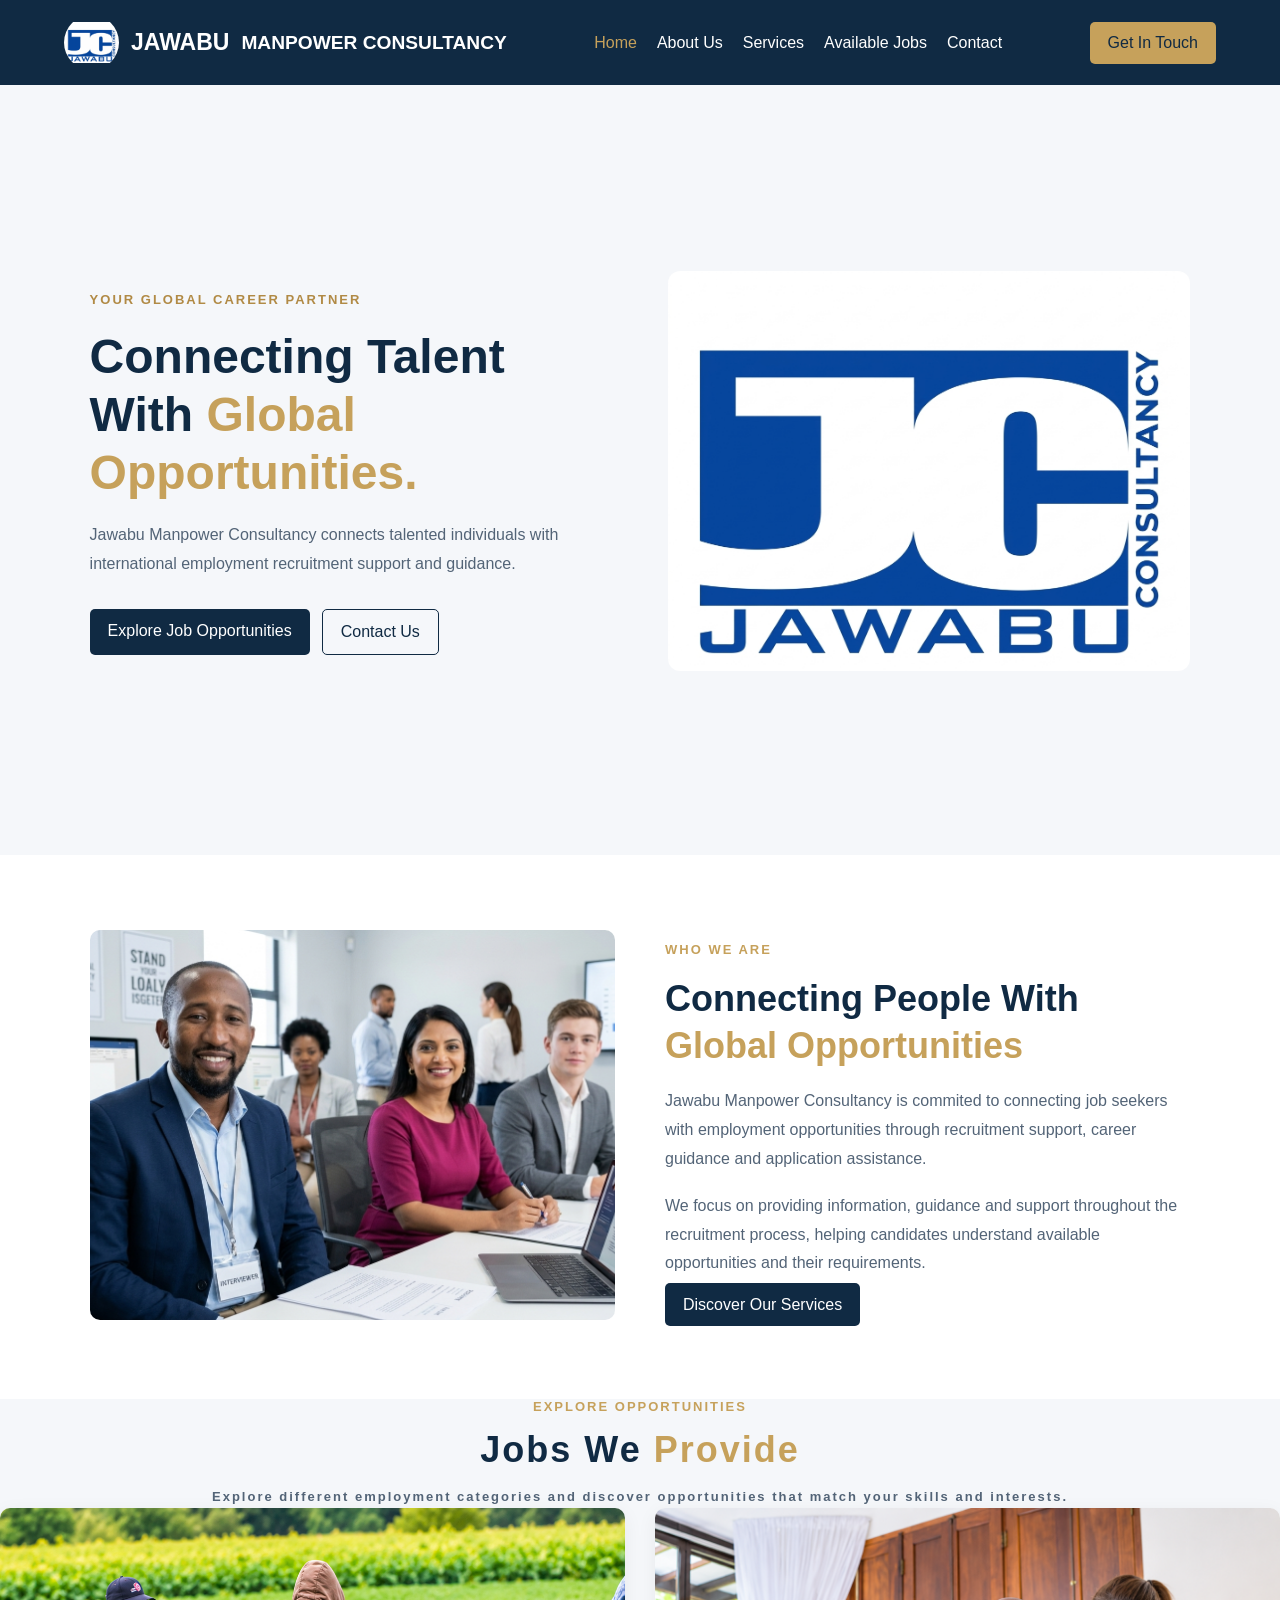
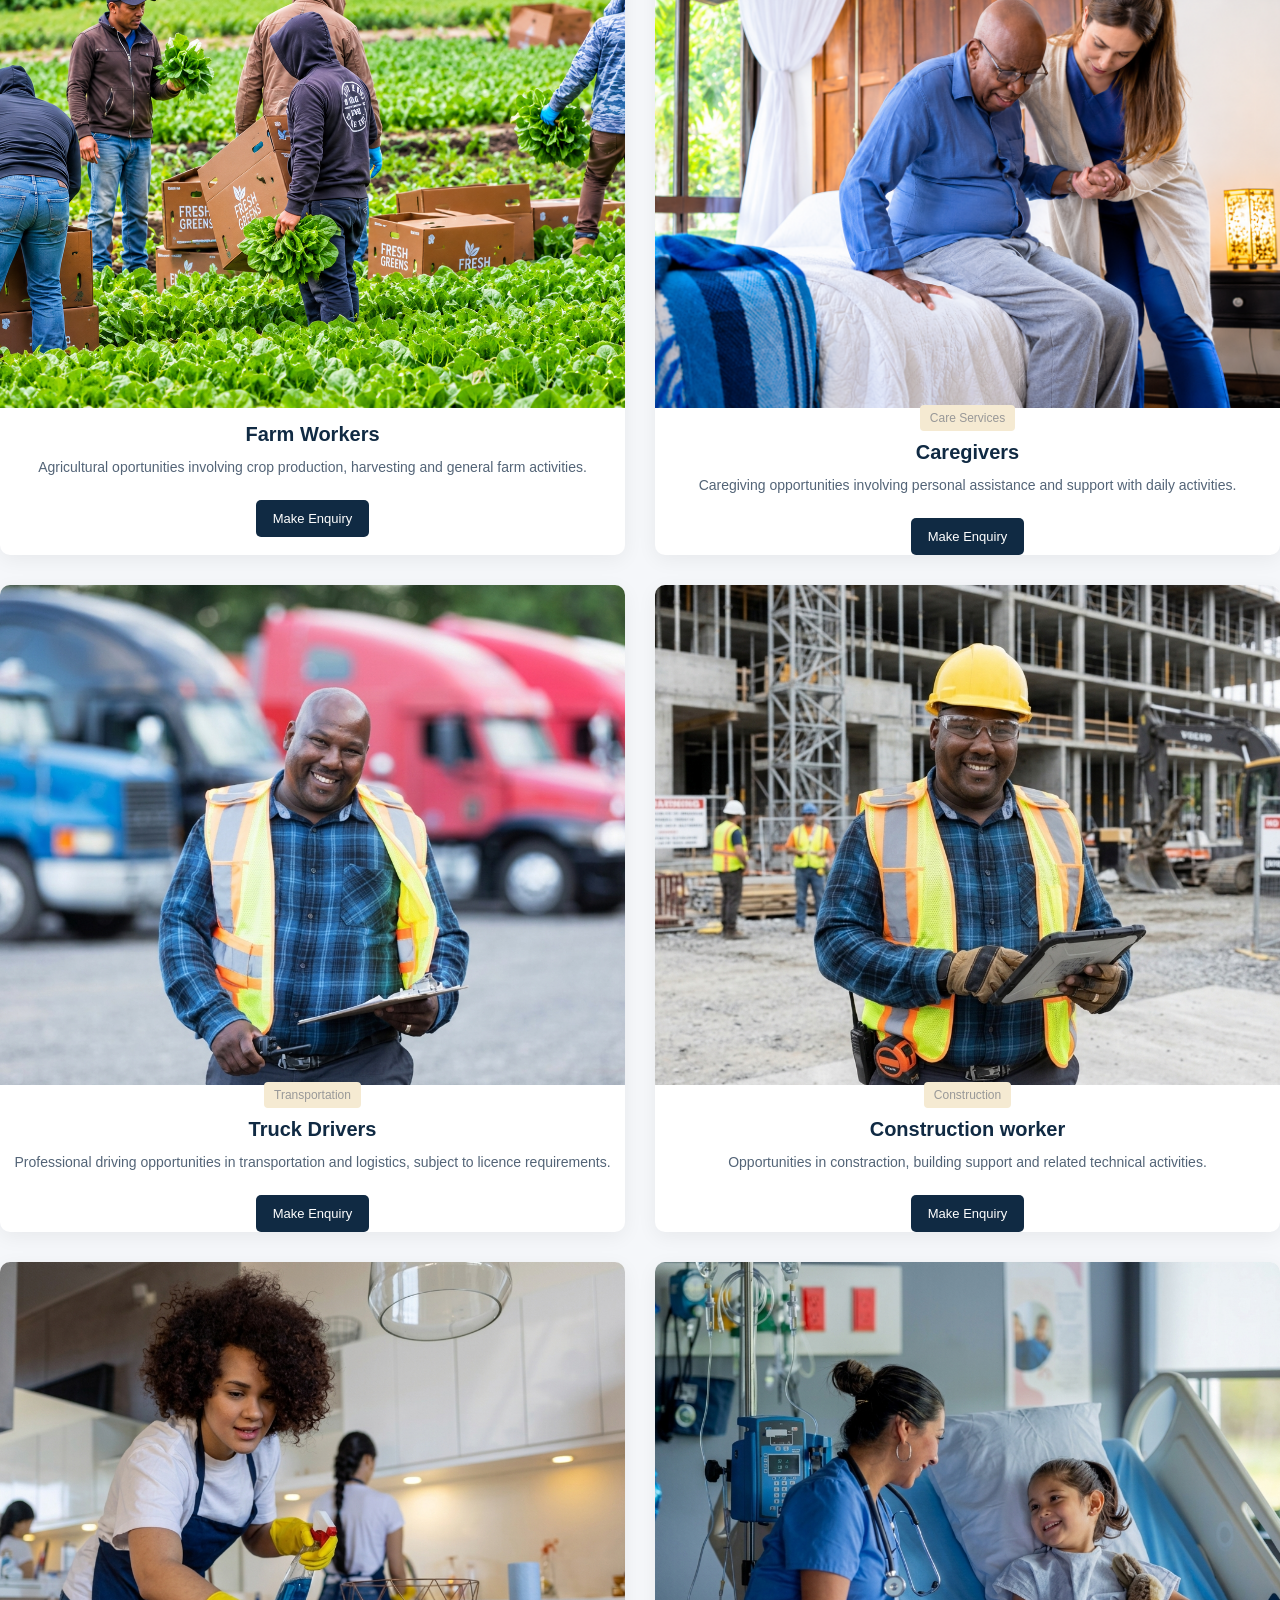
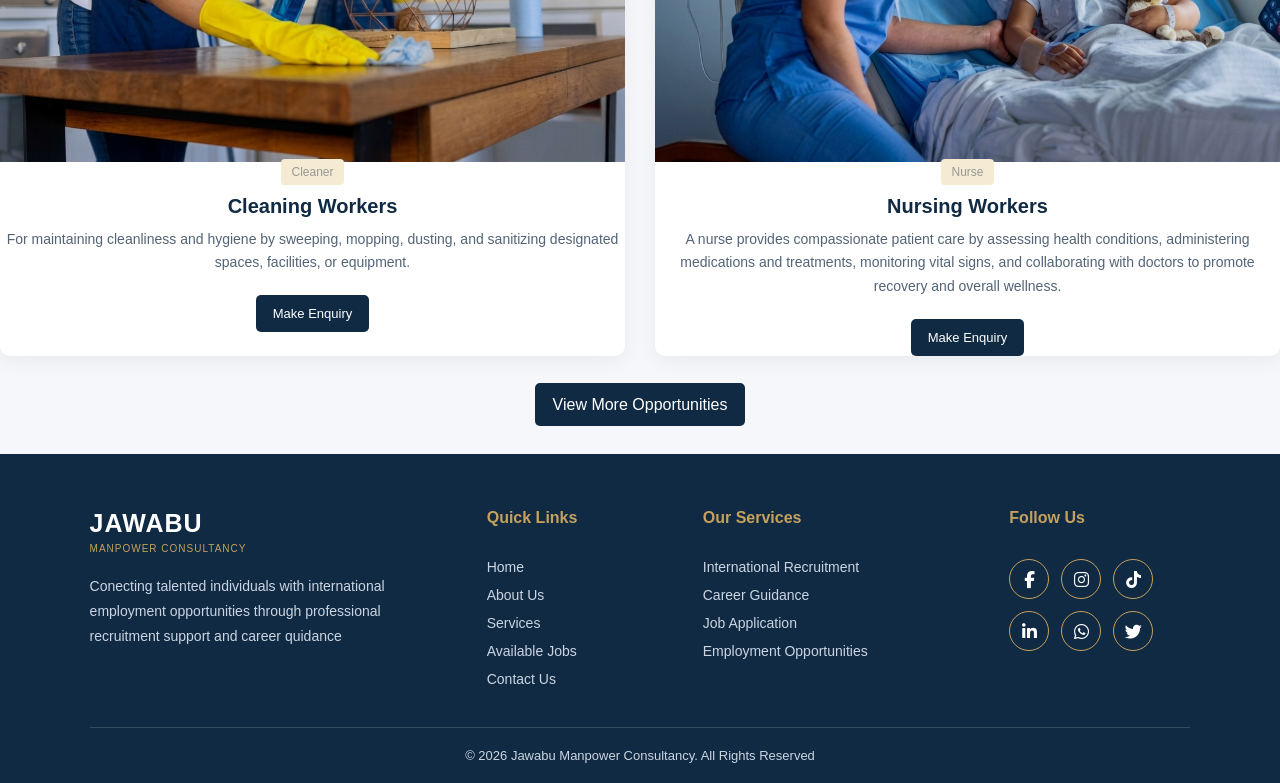
<file: index.html>
<!DOCTYPE html>
<html lang="en">
<head>
    <meta charset="UTF-8">
    <link rel="stylesheet" href="style.css">
    <meta name="viewport" content="width=device-width, initial-scale=1.0">
    <link rel="stylesheet" href="https://cdnjs.cloudflare.com/ajax/libs/font-awesome/6.7.2/css/all.min.css">
    <title>Document</title>
</head>
<body>
    <header class="header">
        <div class="container navbar">
            <a href="#home" class="logo">
                <img src="Jawabu.jfif" alt="logo">
                <span>JAWABU</span>
                <small>MANPOWER CONSULTANCY</small>
            </a>
            <nav class="nav-links" id="navLinks">
                <a href="#home" class="active">Home</a>
                <a href="About.html">About Us</a>
                <a href="Services.html">Services</a>
                <a href="Jobs.html">Available Jobs</a>
                <a href="Contact.html">Contact</a>
                
            </nav>
            <a href="#contact" class="nav-button">Get In Touch</a>
            <button class="menu-toggle" id="menu-toggle">☰</button>
        </div>
    </header>
    <section class="hero" id="home">
        <div class="hero-text">
            <span class="hero-label">YOUR GLOBAL CAREER PARTNER</span>
            <h1>Connecting Talent With <span>Global Opportunities.</span> </h1>

            <p>Jawabu Manpower Consultancy connects talented individuals with 
                international employment recruitment support and guidance.</p>
            <div class="hero-buttons">
                <a href="Jobs.html" class="primary-btn"> Explore Job Opportunities</a>
                <a href="Contact.html" class="secondary-btn">Contact Us</a>
            </div>
        </div>
        <div class="hero-image">
            <img src="Jawabu.jfif" alt="Professional working together">
        </div>
    </section>
    <section class="experience-section" id="about">
        <div class="experience-container">
            <div class="experience-image">
                <img src="Hiring manager.jfif" alt="Professional recruitment">
            </div>
            <div class="experience-text">
                <span class="section-label">WHO WE ARE</span>
                <h2>Connecting People With <span>Global Opportunities</span></h2>
                <p>Jawabu Manpower Consultancy is commited to connecting job seekers with employment 
                opportunities through recruitment support, career guidance and application assistance.</p>
                <p>We focus on providing information, guidance and support throughout the recruitment process, helping candidates
                understand available opportunities and their requirements.
                </p>
                <a href="#services" class="primary-btn">Discover Our Services</a>
            </div>
        </div>
    </section>

    <section class="jobs-heading">
        <div class="section-label">
            <span class="section-label">EXPLORE OPPORTUNITIES</span>
            <h2>Jobs We <span>Provide</span></h2>
            <p>
                Explore different employment categories and discover opportunities that match your skills and interests.
            </p>
        </div>
        <div class="jobs-container">
            <div class="job-card">
                <img src="Farm worker.png" alt="Farm Worker">
                <div class="job-content">
                    <span class="Agriculture"></span>
                    <h3>Farm Workers</h3>
                    <p>
                        Agricultural oportunities involving crop production, harvesting and general farm activities.
                    </p>
                    <a href="Contact.html" class="job-btn">Make Enquiry</a>
                </div>
            </div>
             <div class="job-card">
                <img src="Caregiver.png" alt="Caregiver">
                <div class="job-content">
                    <span class="job-country">Care Services</span>
                    <h3>Caregivers</h3>
                    <p>
                        Caregiving opportunities involving personal assistance and support with daily activities.
                    </p>
                    <a href="Contact.html" class="job-btn">Make Enquiry</a>
                </div>
            </div>

             <div class="job-card">
                <img src="Driver.jfif" alt="Truck driver">
                <div class="job-content">
                    <span class="job-country">Transportation</span>
                    <h3>Truck Drivers</h3>
                    <p>
                        Professional driving opportunities in transportation and logistics, subject to licence requirements.
                    </p>
                    <a href="Contact.html" class="job-btn">Make Enquiry</a>
                </div>
            </div>

             <div class="job-card">
                <img src="Constraction.jfif" alt="Construction worker">
                <div class="job-content">
                    <span class="job-country">Construction</span>
                    <h3>Construction worker</h3>
                    <p>
                        Opportunities in constraction, building support and related technical activities.
                    </p>
                    <a href="Contact.html" class="job-btn">Make Enquiry</a>
                </div>
            </div>

             <div class="job-card">
                <img src="Cleaner.jfif" alt="Cleaner worker">
                <div class="job-content">
                    <span class="job-country">Cleaner</span>
                    <h3>Cleaning Workers</h3>
                    <p>
                        For maintaining cleanliness and hygiene by sweeping, mopping, dusting, and sanitizing designated spaces, facilities, or equipment.
                    </p>
                    <a href="Contact.html" class="job-btn">Make Enquiry</a>
                </div>
            </div>

             <div class="job-card">
                <img src="Nurse.jfif" alt="Nursing Workers">
                <div class="job-content">
                    <span class="job-country">Nurse</span>
                    <h3>Nursing Workers</h3>
                    <p>
                        A nurse provides compassionate patient care by assessing health 
                        conditions, administering medications and treatments, monitoring vital signs, 
                        and collaborating with doctors to promote recovery and overall wellness.
                    </p>
                    <a href="Contact.html" class="job-btn">Make Enquiry</a>
                </div>
            </div>
        </div>
        <div class="jobs-more">
            <a href="Jobs.html" class="primary-btn">View More Opportunities</a>
        </div>
    </section>
    <footer class="footer">
        <div class="footer-container">
            <div class="footer-about">
                <h2>JAWABU</h2>
                <span>MANPOWER CONSULTANCY</span>
                <P>
                    Conecting talented individuals with international employment 
                    opportunities through professional recruitment support and career quidance
                </P>
            </div>
            <div class="footer-links">
                <h3>Quick Links</h3>
                <a href="index.html">Home</a>
                <a href="About.html">About Us</a>
                <a href="Services.html">Services</a>
                <a href="Jobs.html">Available Jobs</a>
                <a href="Contact.html">Contact Us</a>
            </div>
            <div class="footer-links">
                <h3>Our Services</h3>
                <a href="#services">International Recruitment</a>
                <a href="#services">Career Guidance</a>
                <a href="Jobs.html">Job Application</a>
                <a href="Jobs.html">Employment Opportunities</a>
            
            </div>
            <div class="footer-social">
                <h3>Follow Us</h3>
                <div class="social-icons">
                    <a href="#" target="_blank" aria-label="Facebook"><i class="fa-brands fa-facebook-f"></i></a>
                    <a href="#" target="_blank" aria-label="Instagram"><i class="fa-brands fa-instagram"></i></a>
                    <a href="#" target="_blank" aria-label="TikTok"><i class="fa-brands fa-tiktok"></i></a>
                    <a href="#" target="_blank" aria-label="LinkedIn"><i class="fa-brands fa-linkedin-in"></i></a>
                    <a href="#" target="_blank" aria-label="WhatsApp"><i class="fa-brands fa-whatsapp"></i></a>
                    <a href="#" target="_blank" aria-label="Twitter"><i class="fa-brands fa-twitter"></i></a>
                    
                </div>
            </div>
        </div>
        <div class="footer-bottom">
            <p>&copy; 2026 Jawabu Manpower Consultancy. All Rights Reserved</p>
        </div>
    </footer>
    <script src="script.js"></script>
</body>
</html>
</file>
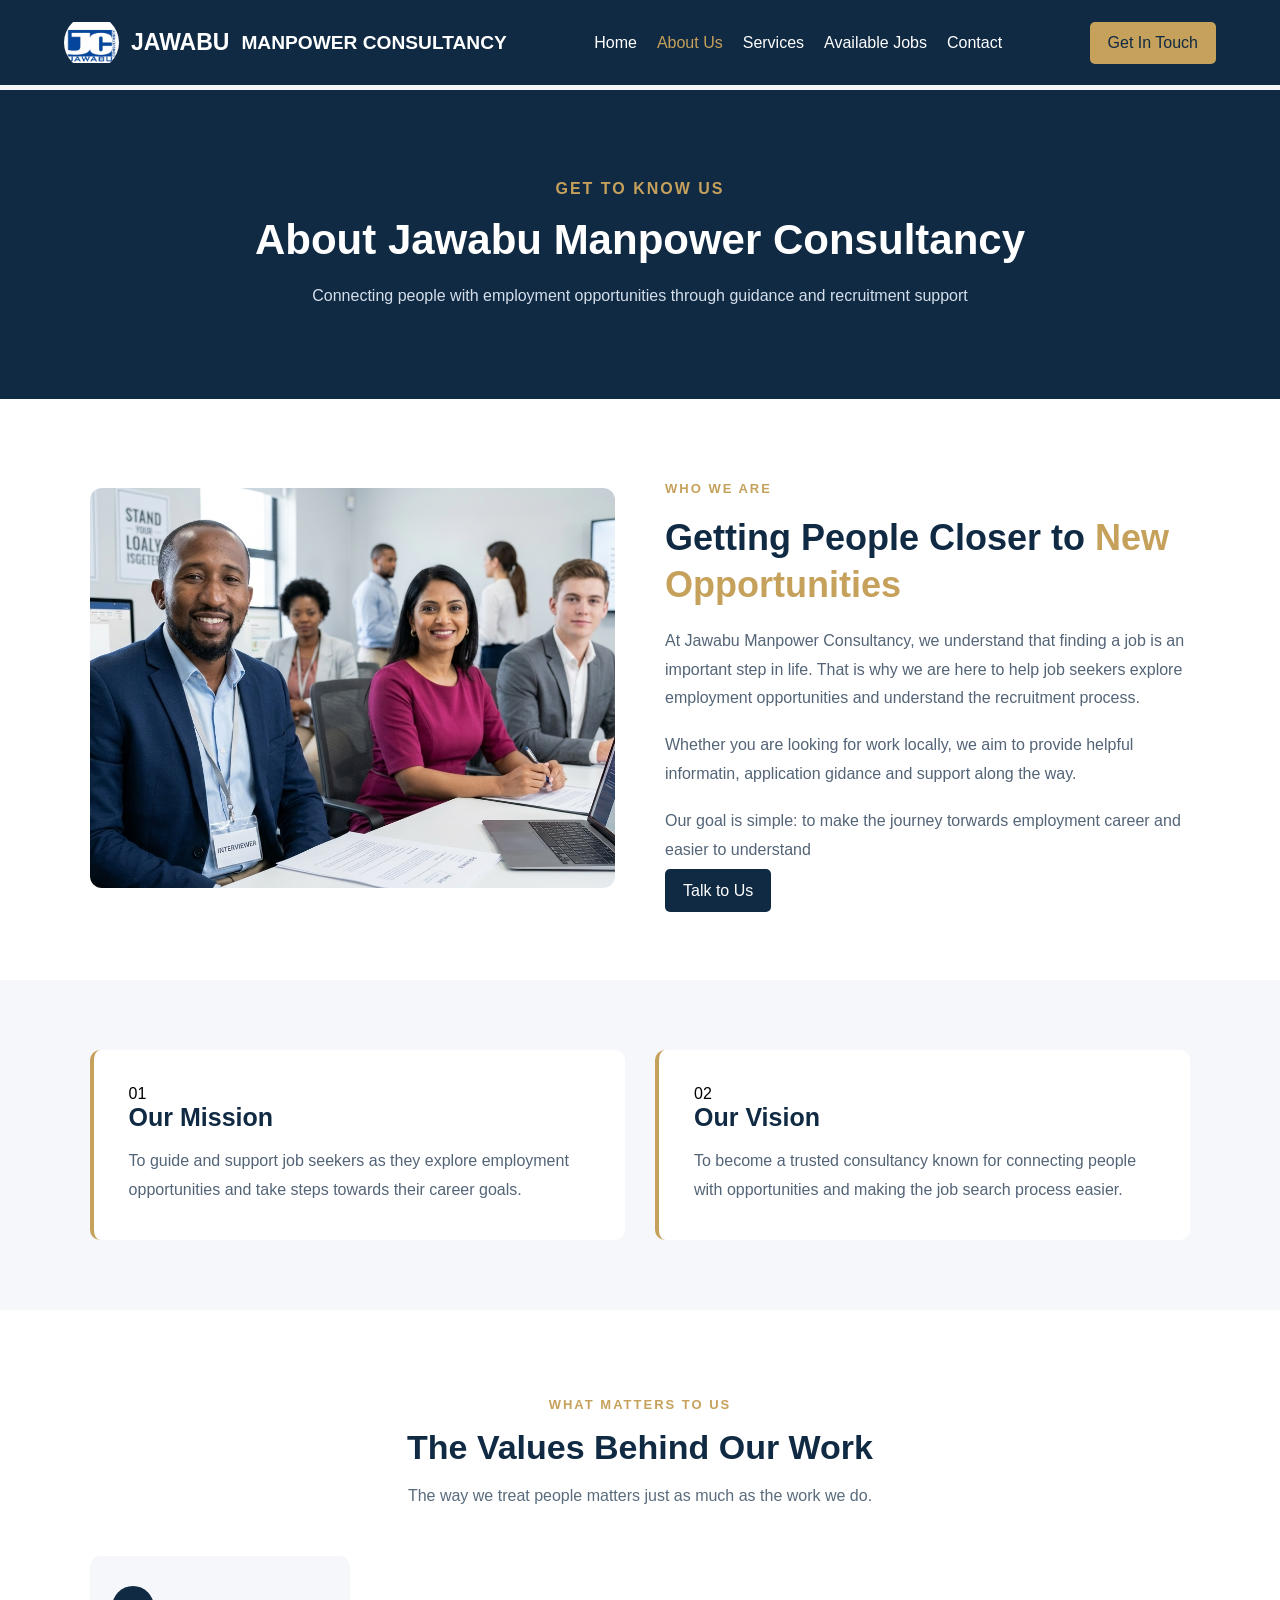
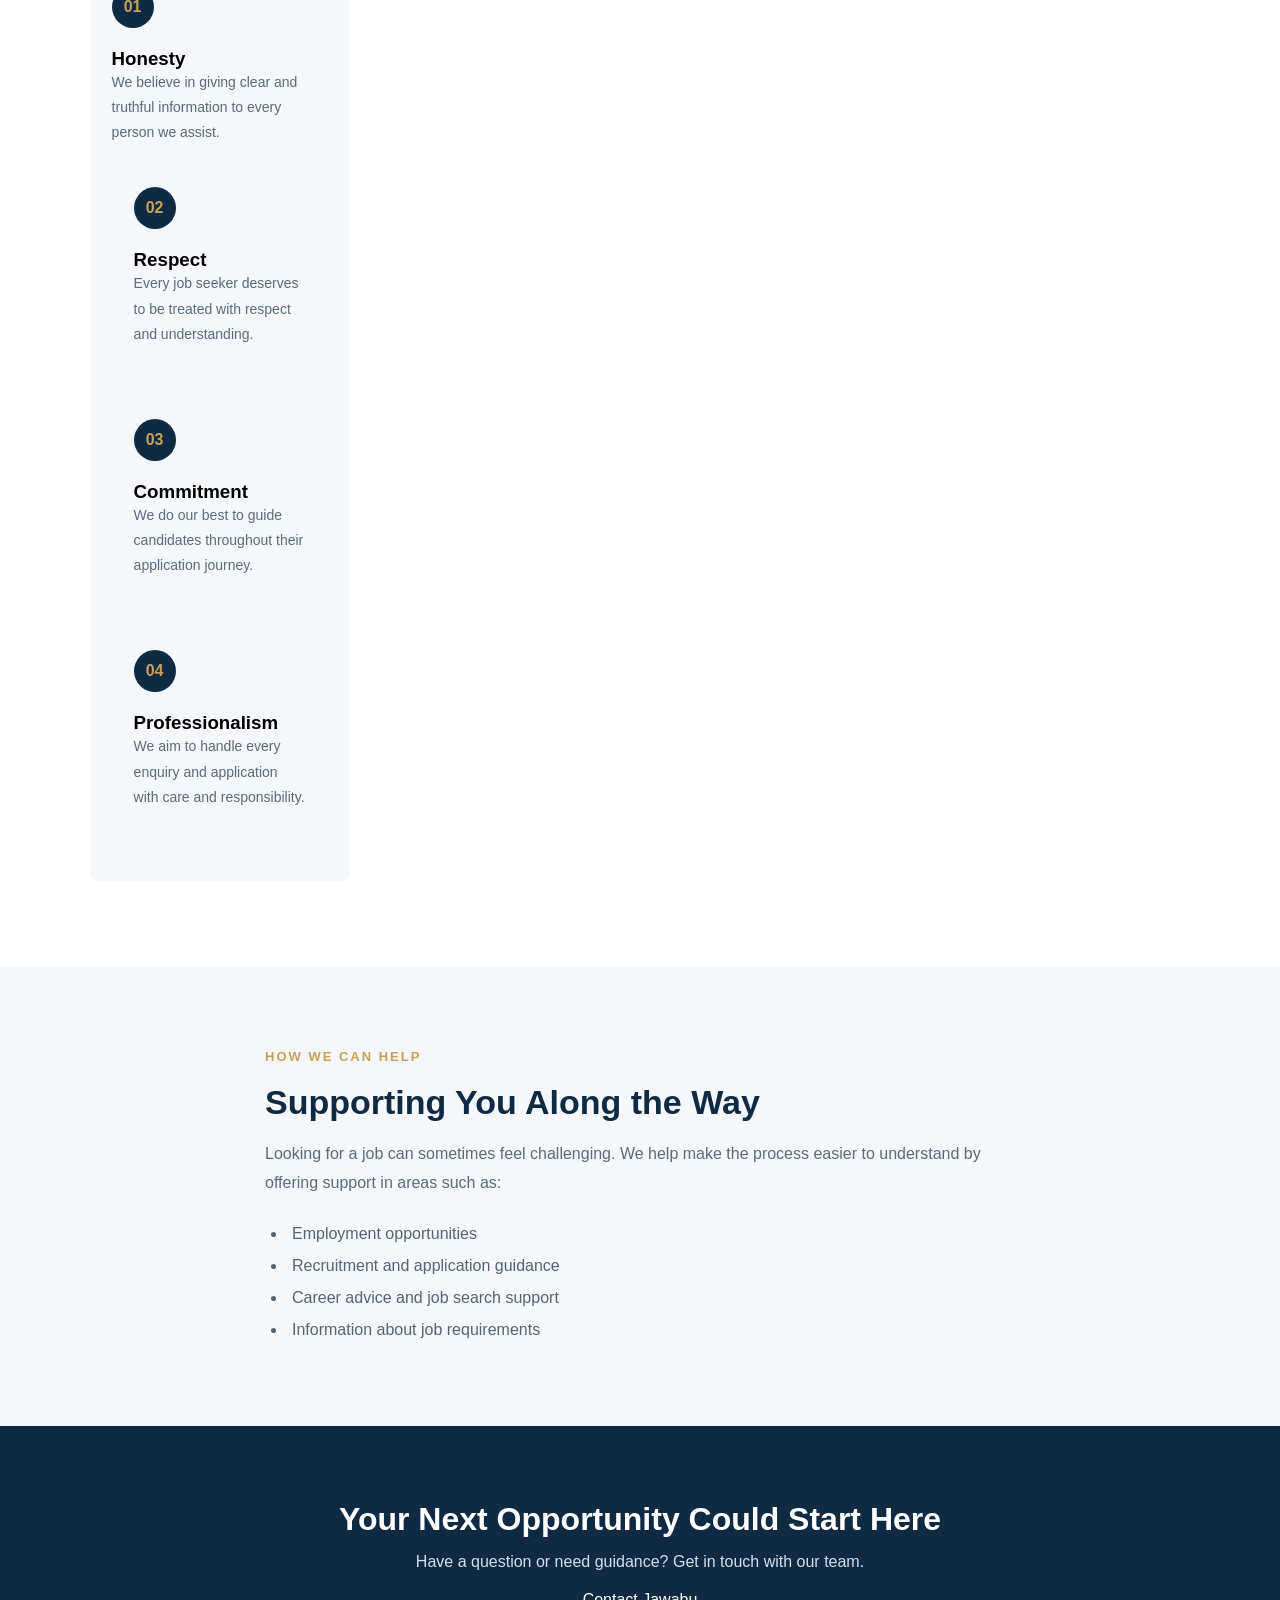
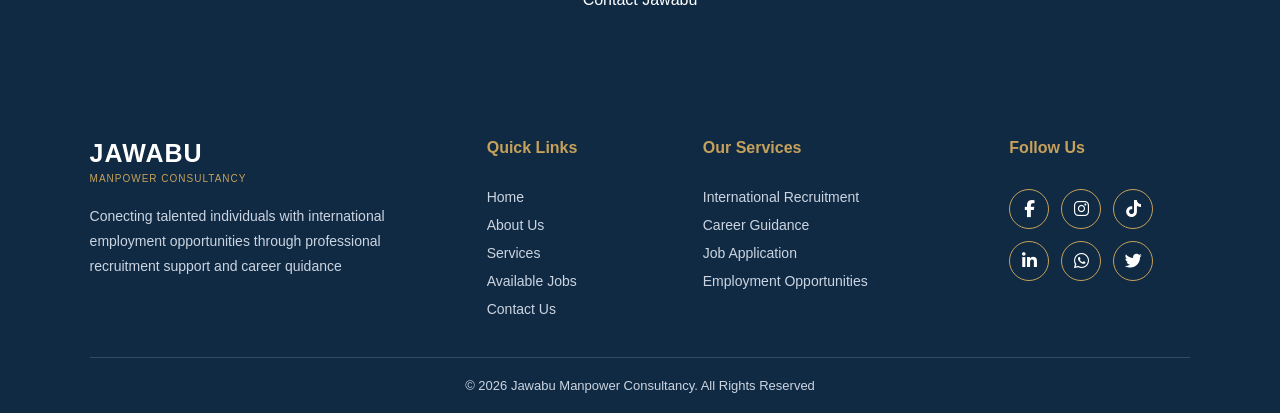
<file: About.html>
<!DOCTYPE html>
<html lang="en">
<head>
    <meta charset="UTF-8">
    <link rel="stylesheet" href="style.css">
    <meta name="viewport" content="width=device-width, initial-scale=1.0">
    <link rel="stylesheet" href="https://cdnjs.cloudflare.com/ajax/libs/font-awesome/6.7.2/css/all.min.css">
    <title>Document</title>
</head>
<body>
    <header class="header">
        <div class="container navbar">
            <a href="#about" class="logo">
                <img src="Jawabu.jfif" alt="">
                <span>JAWABU</span>
                <small>MANPOWER CONSULTANCY</small>
            </a>
            <nav class="nav-links" id="navLinks">
                <a href="index.html">Home</a>
                <a href="#about" class="active">About Us</a>
                <a href="Services.html">Services</a>
                <a href="Jobs.html">Available Jobs</a>
                <a href="Contact.html">Contact</a>
                
            </nav>
            <a href="#contact" class="nav-button">Get In Touch</a>
            <button class="menu-toggle" id="menu-toggle">☰</button>
        </div>
    </header>
    <main>
        <section class="about-banner">
            <div class="about-binner-content">
                <span>GET TO KNOW US</span>
                <h1>About Jawabu Manpower Consultancy</h1>
                <p>Connecting people with employment opportunities through guidance and recruitment support</p>
            </div>
        </section>
        <section class="about-intro">
            <div class="about-container">
                <div class="about-image">
                    <img src="Hiring manager.jfif" alt="Workers in a professional workplace">
                </div>
                <div class="about-text">
                    <span class="section-label"> WHO WE ARE</span>
                    <h2>Getting People Closer to <span>New Opportunities</span></h2>
                    <p>
                        At Jawabu Manpower Consultancy, we understand that finding a job is an important 
                        step in life. That is why we are here to help job seekers explore 
                        employment opportunities and understand the recruitment process.
                    </p>
                    <p>
                        Whether you are looking for work locally, we aim to 
                        provide helpful informatin, application gidance and support along the way.
                    </p>
                    <p>
                        Our goal is simple: to make the journey torwards employment career and easier to understand
                    </p>
                    <a href="Contact.html" class="primary-btn">Talk to Us</a>
                </div>
            </div>
        </section>

        <section class="mission-section">
            <div class="mission-container">
                <div class="mission-card">
                    <span>01</span>
                    <h3>Our Mission</h3>
                    <p>
                        To guide and support job seekers as they 
                        explore employment opportunities and take steps towards their career goals.
                    </p>
                </div>
                <div class="mission-card">
                    <span>02</span>
                    <h3>Our Vision</h3>
                    <p>
                        To become a trusted consultancy known for connecting 
                        people with opportunities and making the job search process easier.
                    </p>
            </div>
        </section>

        <section class="values-section">
            <div class="values-heading">
                <span class="section-label">WHAT MATTERS TO US</span>
                <h2>The Values Behind Our Work</h2>
                <p>
                    The way we treat people matters just as much as the work we do.
                </p>
            </div>

            <div class="values-container">
                <div class="value-card">
                    <div class="value-icon">01</div>
                    <h3>Honesty</h3>
                    <p>
                        We believe in giving clear and truthful information to every person we assist.
                    </p>
                
                <div class="value-card">
                    <div class="value-icon">02</div>
                    <h3>Respect</h3>
                    <p>
                        Every job seeker deserves to be treated with respect and understanding.
                    </p>
                </div>
                <div class="value-card">
                    <div class="value-icon">03</div>
                    <h3>Commitment</h3>
                    <p>
                        We do our best to guide candidates throughout their application journey.
                    </p>
                </div>
                <div class="value-card">
                    <div class="value-icon">04</div>
                    <h3>Professionalism</h3>
                    <p>
                        We aim to handle every enquiry and application with care and responsibility.
                    </p>
                </div>
            </div>

        </section>

        <section class="what-we-do">
            <div class="what-we-do-content">
                <span class="section-label">HOW WE CAN HELP</span>
                <h2>Supporting You Along the Way</h2>
                <p>
                    Looking for a job can sometimes feel challenging. 
                    We help make the process easier to understand by offering support in areas such as:
                </p>
                <ul>
                    <li>Employment opportunities</li>
                    <li>Recruitment and application guidance</li>
                    <li>Career advice and job search support</li>
                    <li>Information about job requirements</li>
                </ul>
            </div>
        </section>

        <section class="about-cta">
            <h2>Your Next Opportunity Could Start Here</h2>
            <p>
                Have a question or need guidance?
                Get in touch with our team.
            </p>
            <a href="Contact.html" class="primary-btn">Contact Jawabu</a>
        </section>
    </main>

    <footer class="footer">
        <div class="footer-container">
            <div class="footer-about">
                <h2>JAWABU</h2>
                <span>MANPOWER CONSULTANCY</span>
                <P>
                    Conecting talented individuals with international employment 
                    opportunities through professional recruitment support and career quidance
                </P>
            </div>
            <div class="footer-links">
                <h3>Quick Links</h3>
                <a href="index.html">Home</a>
                <a href="About.html">About Us</a>
                <a href="Services.html">Services</a>
                <a href="Jobs.html">Available Jobs</a>
                <a href="Contact.html">Contact Us</a>
            </div>
            <div class="footer-links">
                <h3>Our Services</h3>
                <a href="#services">International Recruitment</a>
                <a href="#services">Career Guidance</a>
                <a href="#services">Job Application</a>
                <a href="#services">Employment Opportunities</a>
            
            </div>
            <div class="footer-social">
                <h3>Follow Us</h3>
                <div class="social-icons">
                    <a href="#" target="_blank" aria-label="Facebook"><i class="fa-brands fa-facebook-f"></i></a>
                    <a href="#" target="_blank" aria-label="Instagram"><i class="fa-brands fa-instagram"></i></a>
                    <a href="#" target="_blank" aria-label="TikTok"><i class="fa-brands fa-tiktok"></i></a>
                    <a href="#" target="_blank" aria-label="LinkedIn"><i class="fa-brands fa-linkedin-in"></i></a>
                    <a href="#" target="_blank" aria-label="WhatsApp"><i class="fa-brands fa-whatsapp"></i></a>
                    <a href="#" target="_blank" aria-label="Twitter"><i class="fa-brands fa-twitter"></i></a>
                    
                </div>
            </div>
        </div>
        <div class="footer-bottom">
            <p>&copy; 2026 Jawabu Manpower Consultancy. All Rights Reserved</p>
        </div>
    </footer>
    <script src="script.js"></script>
</body>
</html>
</file>
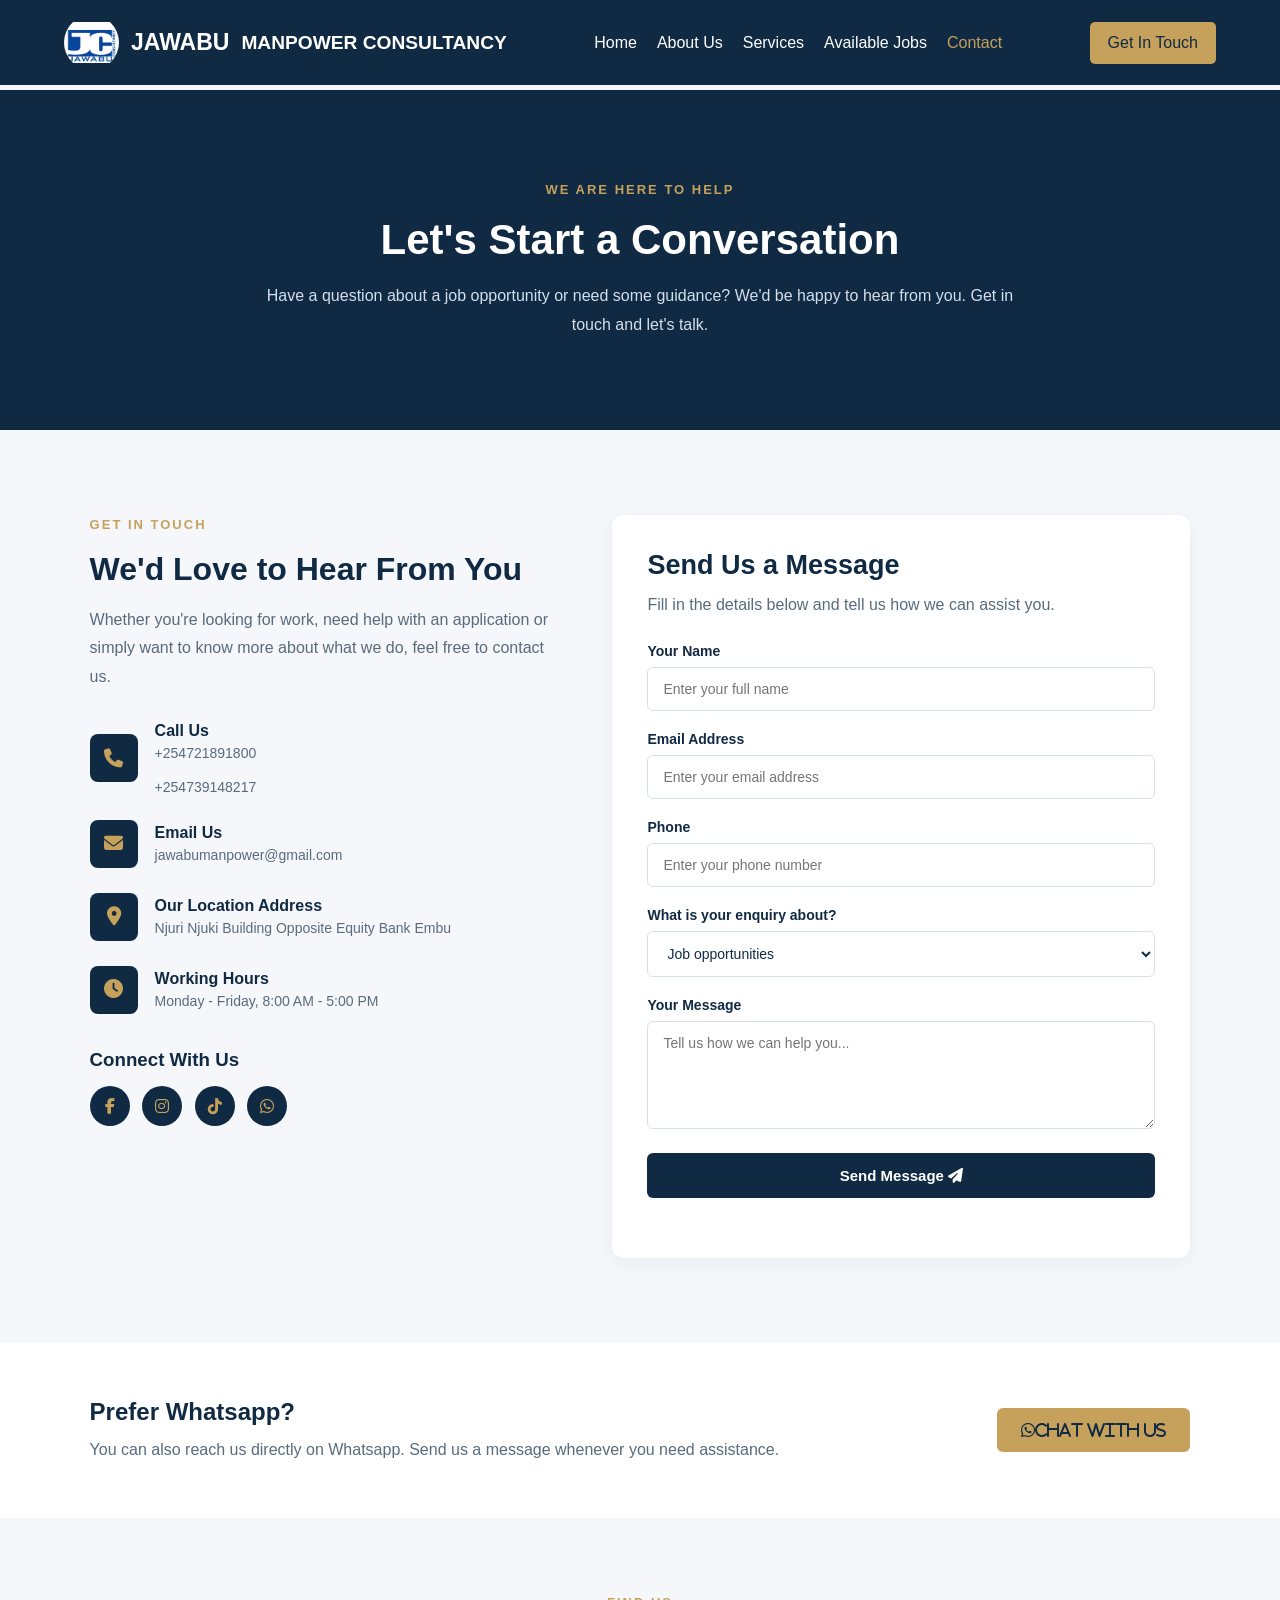
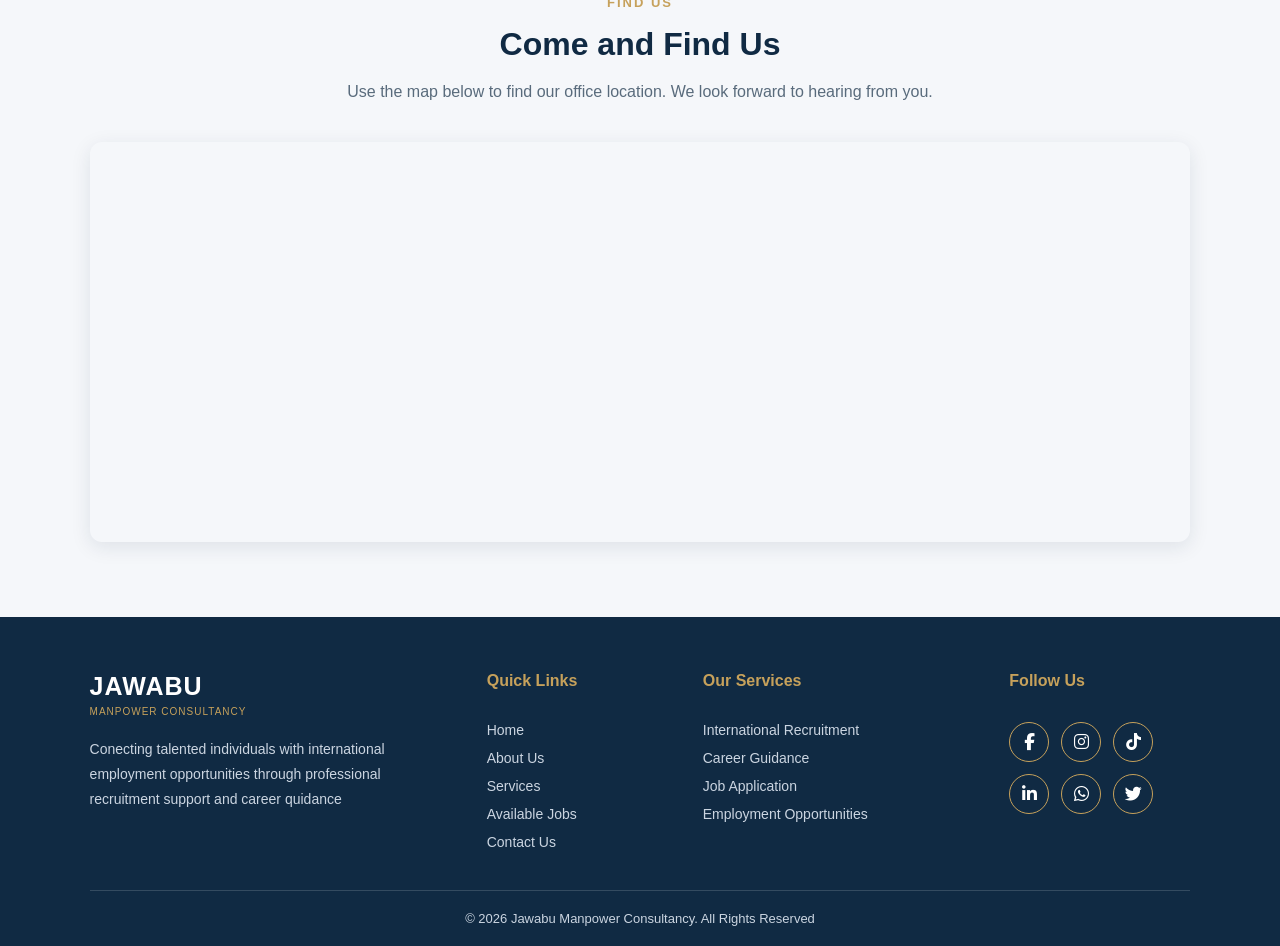
<file: Contact.html>
<!DOCTYPE html>
<html lang="en">
<head>
    <meta charset="UTF-8">
    <link rel="stylesheet" href="style.css">
    <meta name="viewport" content="width=device-width, initial-scale=1.0">
    <link rel="stylesheet" href="https://cdnjs.cloudflare.com/ajax/libs/font-awesome/6.7.2/css/all.min.css">
    <title>Document</title>
</head>
<body>
    <header class="header">
        <div class="container navbar">
            <a href="#home" class="logo">
                <img src="Jawabu.jfif" alt="">
                <span>JAWABU</span>
                <small>MANPOWER CONSULTANCY</small>
            </a>
            <nav class="nav-links" id="navLinks">
                <a href="index.html">Home</a>
                <a href="About.html">About Us</a>
                <a href="Services.html">Services</a>
                <a href="Jobs.html">Available Jobs</a>
                <a href="#contact" class="active">Contact</a>
                
            </nav>
            <a href="#contact" class="nav-button">Get In Touch</a>
            <button class="menu-toggle" id="menu-toggle">☰</button>
        </div>
    </header>
     <main>
        <section class="contact-banner">
            <div class="contact-banner-content">
                <span>WE ARE HERE TO HELP</span>
                <h1>Let's Start a Conversation</h1>
                <p>
                    Have a question about a job opportunity or need some 
                    guidance? We'd be happy to hear from you. Get in touch and let's talk.
                </p>
            </div>

        </section>
        <section class="contact-section">
            <div class="contact-container">
                <div class="contact-info">
                    <span class="section-label">GET IN TOUCH</span>
                    <h2>We'd Love to Hear From You</h2>
                    <p>
                        Whether you're looking for work, need help with an application or 
                        simply want to know more about what we do, feel free to contact us.
                    </p>
                    <div class="contact-detail">
                        <div class="contact-icon">
                            <i class="fa-solid fa-phone"></i>
                        </div>
                        <div>
                            <h3>Call Us</h3>
                            <p>+254721891800</p> <br><p>+254739148217</p>
                        </div>
                    </div>
                    <div class="contact-detail">
                        <div class="contact-icon">
                            <i class="fa-solid fa-envelope"></i>
                        </div>
                        <div>
                            <h3>Email Us</h3>
                            <p>jawabumanpower@gmail.com</p>
                        </div>
                    </div>
                    <div class="contact-detail">
                        <div class="contact-icon">
                            <i class="fa-solid fa-location-dot"></i>
                        </div>
                        <div>
                            <h3>Our Location Address</h3>
                            <p>Njuri Njuki Building Opposite Equity Bank Embu</p>
                        </div>
                    </div>
                    <div class="contact-detail">
                        <div class="contact-icon">
                            <i class="fa-solid fa-clock"></i>
                        </div>
                        <div>
                            <h3>Working Hours</h3>
                            <p>Monday - Friday, 8:00 AM - 5:00 PM</p>
                        </div>
                    </div>
                    <div class="contact-social">
                        <h3>Connect With Us</h3>
                        <a href="#" aria-label="Facebook">
                            <i class="fa-brands fa-facebook-f"></i>
                        </a>
                        <a href="#" aria-label="Instagram">
                            <i class="fa-brands fa-instagram"></i>
                        </a>
                        <a href="#" aria-label="Tiktok">
                            <i class="fa-brands fa-tiktok"></i>
                        </a>
                        <a href="#" aria-label="whatsapp">
                            <i class="fa-brands fa-whatsapp"></i>
                        </a>
                    </div>
                </div>
                <div class="contact-form-container">
                    <h2>Send Us a Message</h2>
                    <p>
                        Fill in the details below and tell us how we can assist you.
                    </p>
                    <form class="contact-form" id="contactForm">
                        <div class="form-group">
                            <label for="name">Your Name</label>
                            <input type="text" id="name" name="name" placeholder="Enter your full name" required>
                        </div>
                        <div class="form-group">
                            <label for="email">Email Address</label>
                            <input type="email" id="email" name="email" placeholder="Enter your email address" required>
                        </div>
                        <div class="form-group">
                            <label for="phone">Phone</label>
                            <input type="tel" id="phone" name="phone" placeholder="Enter your phone number">
                        </div>
                        <div class="form-group">
                            <label for="subject">What is your enquiry about?</label>
                            <select id="subject" name="subject" required>
                                <option value="Job opportunities">Job opportunities</option>
                                <option value="Application assistance">Application assistance</option>
                                <option value="Recruitment services">Recruitment services</option>
                                <option value="Employer enquiry">Employer enquiry</option>
                            </select>
                        </div>

                        <div class="form-group">
                            <label for="message">Your Message</label>
                            <textarea name="message" id="message" rows="5" placeholder="Tell us how we can help you..." required></textarea>
                        </div>
                        <button type="submit" class="submit-btn">Send Message <i class="fa-solid fa-paper-plane"></i></button>
                    </form>
                    <p class="form-note" id="formNote" aria-live="polite">
                    </p>
                </div>
            </div>
        </section>
        <section class="whatsapp-section">
            <div>
                <h2>Prefer Whatsapp?</h2>
                <p>
                    You can also reach us directly on Whatsapp. Send us a message whenever you need assistance.
                </p>
            </div>
            <a href="https://wa.me/254758185711" target="_blank" rel="noopener"> <i class="fa-brands fa-whatsapp">Chat With Us</i></a>
        </section>
        <section class="location-section">
            <div class="location-heading">
                <span class="section-label">FIND US</span>
                <h2>Come and Find Us</h2>
                <p>
                    Use the map below to find our office location. We look forward to hearing from you.
                </p>
            </div>

            <div class="map-container">
                <iframe
                    src="https://www.google.com/maps/embed?pb=!1m18!1m12!1m3!1d63835.75360404914!2d37.53181532150622!3d-0.37117325293598696!2m3!1f0!2f0!3f0!3m2!1i1024!2i768!4f13.1!3m3!1m2!1s0x1827c867f2478117%3A0xc9db6a2ab4851b3c!2sNjuri!5e0!3m2!1sen!2ske!4v1795675291001!5m2!1sen!2ske"
                    width="100%"
                    height="400"
                    style="border:0;"
                    allowfullscreen=""
                    loading="lazy">
                </iframe>
            </div>
        </section>
     </main>

    <footer class="footer">
        <div class="footer-container">
            <div class="footer-about">
                <h2>JAWABU</h2>
                <span>MANPOWER CONSULTANCY</span>
                <P>
                    Conecting talented individuals with international employment 
                    opportunities through professional recruitment support and career quidance
                </P>
            </div>
            <div class="footer-links">
                <h3>Quick Links</h3>
                <a href="index.html">Home</a>
                <a href="About.html">About Us</a>
                <a href="Services.html">Services</a>
                <a href="Jobs.html">Available Jobs</a>
                <a href="Contact.html">Contact Us</a>
            </div>
            <div class="footer-links">
                <h3>Our Services</h3>
                <a href="#services">International Recruitment</a>
                <a href="#services">Career Guidance</a>
                <a href="#services">Job Application</a>
                <a href="#services">Employment Opportunities</a>
            
            </div>
            <div class="footer-social">
                <h3>Follow Us</h3>
                <div class="social-icons">
                    <a href="#" target="_blank" aria-label="Facebook"><i class="fa-brands fa-facebook-f"></i></a>
                    <a href="#" target="_blank" aria-label="Instagram"><i class="fa-brands fa-instagram"></i></a>
                    <a href="#" target="_blank" aria-label="TikTok"><i class="fa-brands fa-tiktok"></i></a>
                    <a href="#" target="_blank" aria-label="LinkedIn"><i class="fa-brands fa-linkedin-in"></i></a>
                    <a href="#" target="_blank" aria-label="WhatsApp"><i class="fa-brands fa-whatsapp"></i></a>
                    <a href="#" target="_blank" aria-label="Twitter"><i class="fa-brands fa-twitter"></i></a>
                    
                </div>
            </div>
        </div>
        <div class="footer-bottom">
            <p>&copy; 2026 Jawabu Manpower Consultancy. All Rights Reserved</p>
        </div>
    </footer>
    <script src="script.js"></script>
</body>
</html>
</file>
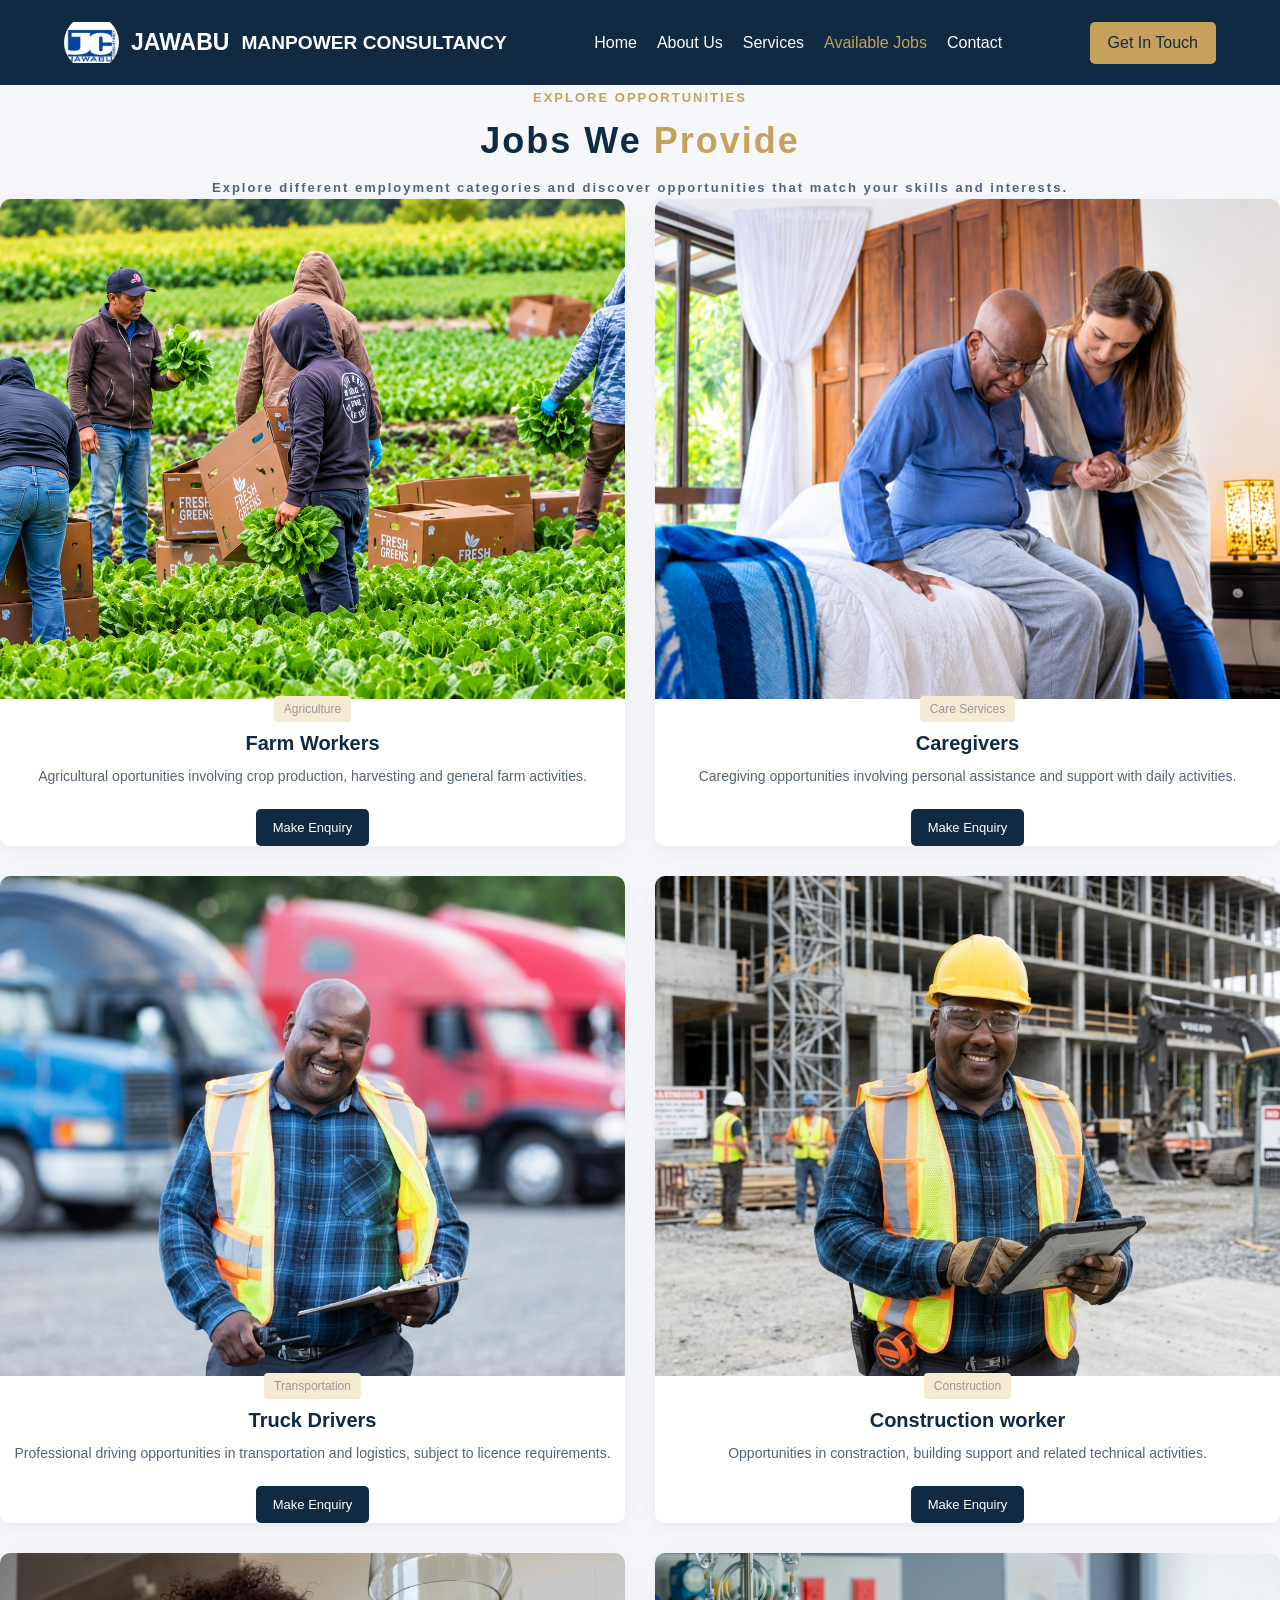
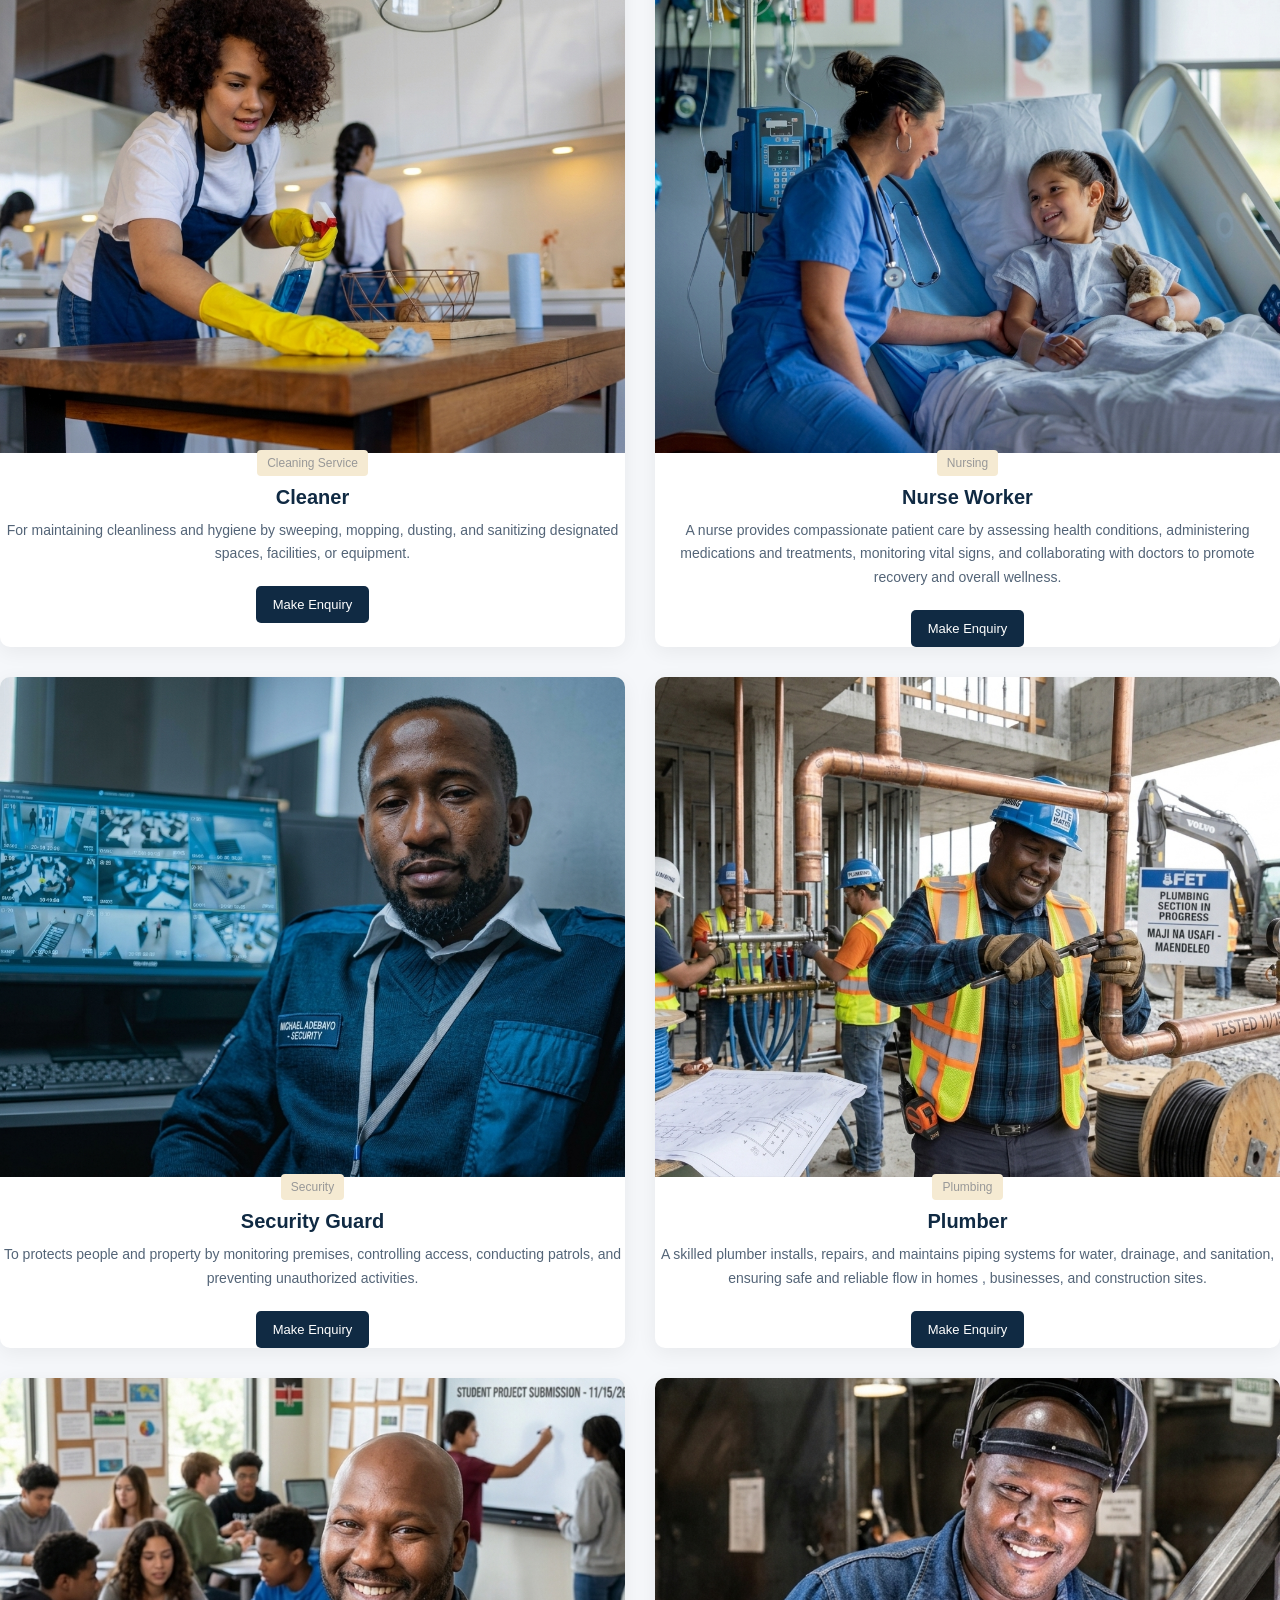
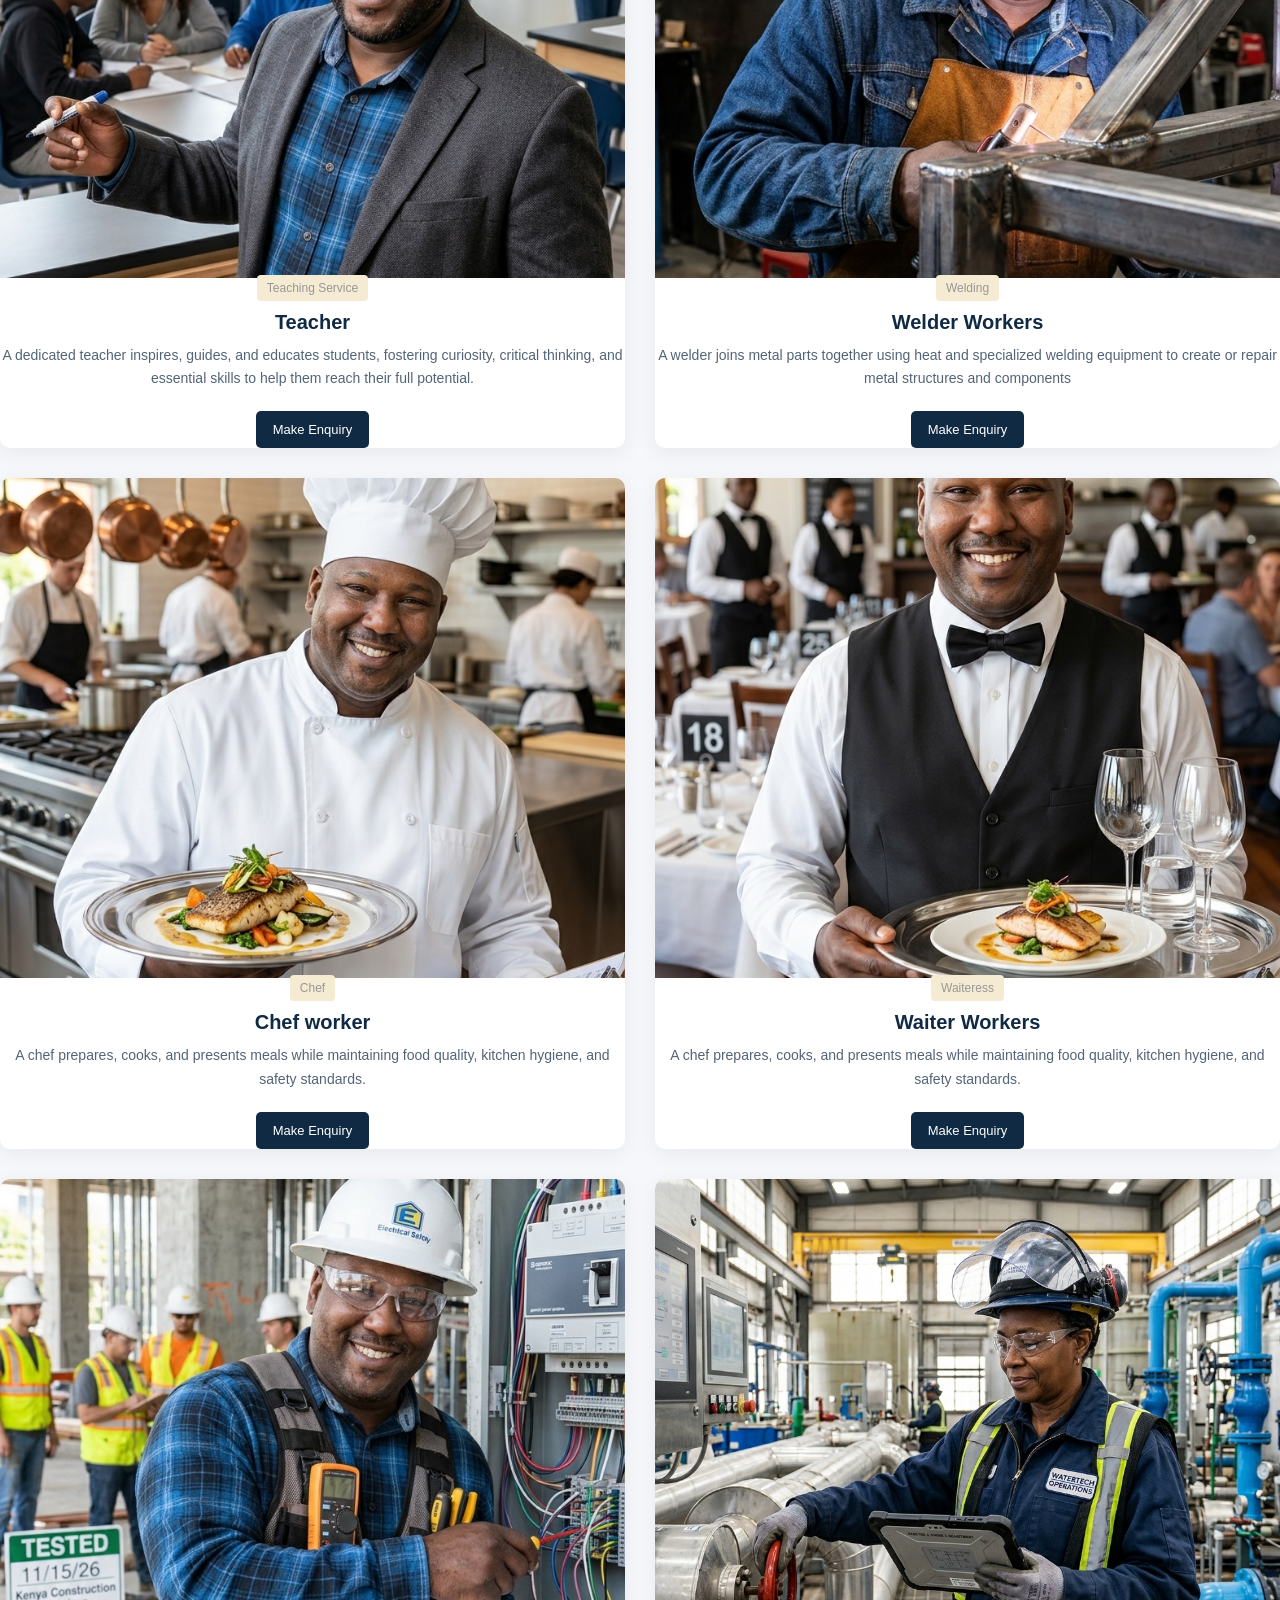
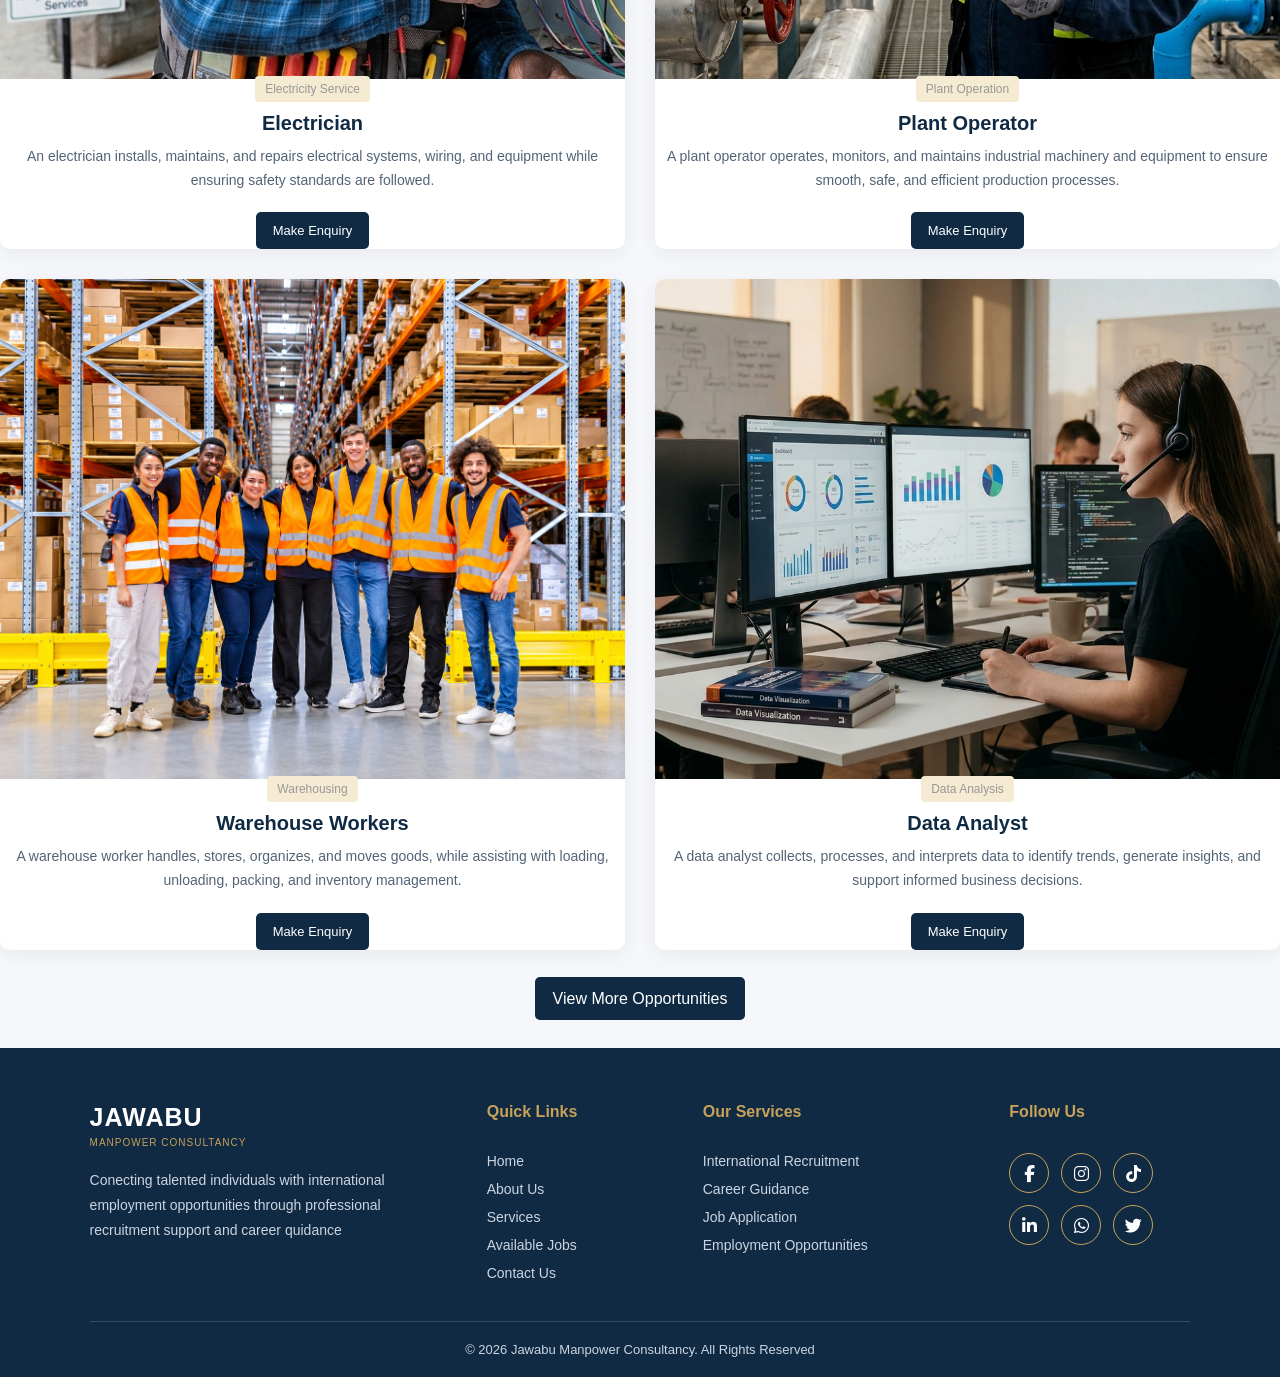
<file: Jobs.html>
<!DOCTYPE html>
<html lang="en">
<head>
    <meta charset="UTF-8">
    <link rel="stylesheet" href="style.css">
    <meta name="viewport" content="width=device-width, initial-scale=1.0">
    <link rel="stylesheet" href="https://cdnjs.cloudflare.com/ajax/libs/font-awesome/6.7.2/css/all.min.css">
    <title>Document</title>
</head>
<body>
    <header class="header">
        <div class="container navbar">
            <a href="#home" class="logo">
                <img src="Jawabu.jfif" alt="">
                <span>JAWABU</span>
                <small>MANPOWER CONSULTANCY</small>
            </a>
            <nav class="nav-links" id="navLinks">
                <a href="index.html">Home</a>
                <a href="About.html">About Us</a>
                <a href="Services.html">Services</a>
                <a href="#jobs" class="active">Available Jobs</a>
                <a href="Contact.html">Contact</a>
                
            </nav>
            <a href="#contact" class="nav-button">Get In Touch</a>
            <button class="menu-toggle" id="menu-toggle">☰</button>
        </div>
    </header>

    <section class="jobs-heading">
        <div class="section-label">
            <span class="section-label">EXPLORE OPPORTUNITIES</span>
            <h2>Jobs We <span>Provide</span></h2>
            <p>
                Explore different employment categories and discover opportunities that match your skills and interests.
            </p>
        </div>
        <div class="jobs-container">
            <div class="job-card">
                <img src="Farm worker.png" alt="Farm Worker">
                <div class="job-content">
                    <span class="job-country">Agriculture</span>
                    <h3>Farm Workers</h3>
                    <p>
                        Agricultural oportunities involving crop production, harvesting and general farm activities.
                    </p>
                    <a href="Contact.html" class="job-btn">Make Enquiry</a>
                </div>
            </div>
             <div class="job-card">
                <img src="Caregiver.png" alt="Caregiver">
                <div class="job-content">
                    <span class="job-country">Care Services</span>
                    <h3>Caregivers</h3>
                    <p>
                        Caregiving opportunities involving personal assistance and support with daily activities.
                    </p>
                    <a href="Contact.html" class="job-btn">Make Enquiry</a>
                </div>
            </div>

             <div class="job-card">
                <img src="Driver.jfif" alt="Truck driver">
                <div class="job-content">
                    <span class="job-country">Transportation</span>
                    <h3>Truck Drivers</h3>
                    <p>
                        Professional driving opportunities in transportation and logistics, subject to licence requirements.
                    </p>
                    <a href="Contact.html" class="job-btn">Make Enquiry</a>
                </div>
            </div>

             <div class="job-card">
                <img src="Constraction.jfif" alt="Construction worker">
                <div class="job-content">
                    <span class="job-country">Construction</span>
                    <h3>Construction worker</h3>
                    <p>
                        Opportunities in constraction, building support and related technical activities.
                    </p>
                    <a href="Contact.html" class="job-btn">Make Enquiry</a>
                </div>
            </div>

            <div class="job-card">
                <img src="Cleaner.jfif" alt="Cleaner worker">
                <div class="job-content">
                    <span class="job-country">Cleaning Service</span>
                    <h3>Cleaner</h3>
                    <p>
                        For maintaining cleanliness and hygiene by sweeping, mopping, dusting, and sanitizing designated spaces, facilities, or equipment.
                    </p>
                    <a href="Contact.html" class="job-btn">Make Enquiry</a>
                </div>
            </div>

            <div class="job-card">
                <img src="Nurse.jfif" alt="Nursing Workers">
                <div class="job-content">
                    <span class="job-country">Nursing</span>
                    <h3>Nurse Worker</h3>
                    <p>
                        A nurse provides compassionate patient care by assessing health 
                        conditions, administering medications and treatments, monitoring vital signs, 
                        and collaborating with doctors to promote recovery and overall wellness.
                    </p>
                    <a href="Contact.html" class="job-btn">Make Enquiry</a>
                </div>
            </div>
            <div class="job-card">
                <img src="Security guard.jfif" alt="Security guard">
                <div class="job-content">
                    <span class="job-country">Security</span>
                    <h3>Security Guard</h3>
                    <p>
                        To protects people and property by monitoring premises, controlling 
                        access, conducting patrols, and preventing unauthorized activities.
                    </p>
                    <a href="Contact.html" class="job-btn">Make Enquiry</a>
                </div>
            </div>
            <div class="job-card">
                <img src="Plumber.jfif" alt="Plumbing worker">
                <div class="job-content">
                    <span class="job-country">Plumbing</span>
                    <h3>Plumber</h3>
                    <p>
                        A skilled plumber installs, repairs, and maintains piping systems for
                        water, drainage, and sanitation, ensuring safe and reliable flow in homes
                        , businesses, and construction sites.
                    </p>
                    <a href="Contact.html" class="job-btn">Make Enquiry</a>
                </div>
            </div>
            <div class="job-card">
                <img src="Teacher.jfif" alt="Teacher">
                <div class="job-content">
                    <span class="job-country">Teaching Service</span>
                    <h3>Teacher</h3>
                    <p>
                        A dedicated teacher inspires, guides, and educates students, 
                        fostering curiosity, critical thinking, and essential skills to 
                        help them reach their full potential.
                    </p>
                    <a href="Contact.html" class="job-btn">Make Enquiry</a>
                </div>
            </div>
            <div class="job-card">
                <img src="Welder.jfif" alt="Welder">
                <div class="job-content">
                    <span class="job-country">Welding</span>
                    <h3>Welder Workers</h3>
                    <p>
                        A welder joins metal parts together using 
                        heat and specialized welding equipment to create or repair metal structures and components
                    </p>
                    <a href="Contact.html" class="job-btn">Make Enquiry</a>
                </div>
            </div>
            <div class="job-card">
                <img src="Chef.jfif" alt="Chef worker">
                <div class="job-content">
                    <span class="job-country">Chef</span>
                    <h3>Chef worker</h3>
                    <p>
                        A chef prepares, cooks, and presents meals while maintaining 
                        food quality, kitchen hygiene, and safety standards.
                    </p>
                    <a href="Contact.html" class="job-btn">Make Enquiry</a>
                </div>
            </div>
            <div class="job-card">
                <img src="Waiter.jfif" alt="Waiter">
                <div class="job-content">
                    <span class="job-country">Waiteress</span>
                    <h3>Waiter Workers</h3>
                    <p>
                        A chef prepares, cooks, and presents meals while 
                        maintaining food quality, kitchen hygiene, and safety standards.
                    </p>
                    <a href="Contact.html" class="job-btn">Make Enquiry</a>
                </div>
            </div>
            <div class="job-card">
                <img src="Electrician.jfif" alt="Electricity worker">
                <div class="job-content">
                    <span class="job-country">Electricity Service</span>
                    <h3>Electrician</h3>
                    <p>
                        An electrician installs, maintains, and repairs electrical systems, 
                        wiring, and equipment while ensuring safety standards are followed.
                    </p>
                    <a href="Contact.html" class="job-btn">Make Enquiry</a>
                </div>
            </div>
            <div class="job-card">
                <img src="plant operator.jfif" alt="Plant Operator">
                <div class="job-content">
                    <span class="job-country">Plant Operation</span>
                    <h3>Plant Operator</h3>
                    <p>
                        A plant operator operates, monitors, and maintains industrial machinery 
                        and equipment to ensure smooth, safe, and efficient production processes.
                    </p>
                    <a href="Contact.html" class="job-btn">Make Enquiry</a>
                </div>
            </div>
            <div class="job-card">
                <img src="Warehouse.png" alt="Warehouse worker">
                <div class="job-content">
                    <span class="job-country">Warehousing</span>
                    <h3>Warehouse Workers</h3>
                    <p>
                        A warehouse worker handles, stores, organizes, and moves goods, while 
                        assisting with loading, unloading, packing, and inventory management.
                    </p>
                    <a href="Contact.html" class="job-btn">Make Enquiry</a>
                </div>
            </div>
            <div class="job-card">
                <img src="Data Analyst.jfif" alt="Data Analyst">
                <div class="job-content">
                    <span class="job-country">Data Analysis</span>
                    <h3>Data Analyst</h3>
                    <p>
                        A data analyst collects, processes, and interprets data to identify 
                        trends, generate insights, and support informed business decisions.
                    </p>
                    <a href="Contact.html" class="job-btn">Make Enquiry</a>
                </div>
            </div>
        </div>
        <div class="jobs-more">
            <a href="Jobs.html" class="primary-btn">View More Opportunities</a>
        </div>
    </section>
    <footer class="footer">
        <div class="footer-container">
            <div class="footer-about">
                <h2>JAWABU</h2>
                <span>MANPOWER CONSULTANCY</span>
                <P>
                    Conecting talented individuals with international employment 
                    opportunities through professional recruitment support and career quidance
                </P>
            </div>
            <div class="footer-links">
                <h3>Quick Links</h3>
                <a href="index.html">Home</a>
                <a href="About.html">About Us</a>
                <a href="Services.html">Services</a>
                <a href="Jobs.html">Available Jobs</a>
                <a href="Contact.html">Contact Us</a>
            </div>
            <div class="footer-links">
                <h3>Our Services</h3>
                <a href="#services">International Recruitment</a>
                <a href="#services">Career Guidance</a>
                <a href="#services">Job Application</a>
                <a href="#services">Employment Opportunities</a>
            
            </div>
            <div class="footer-social">
                <h3>Follow Us</h3>
                <div class="social-icons">
                    <a href="#" target="_blank" aria-label="Facebook"><i class="fa-brands fa-facebook-f"></i></a>
                    <a href="#" target="_blank" aria-label="Instagram"><i class="fa-brands fa-instagram"></i></a>
                    <a href="#" target="_blank" aria-label="TikTok"><i class="fa-brands fa-tiktok"></i></a>
                    <a href="#" target="_blank" aria-label="LinkedIn"><i class="fa-brands fa-linkedin-in"></i></a>
                    <a href="#" target="_blank" aria-label="WhatsApp"><i class="fa-brands fa-whatsapp"></i></a>
                    <a href="#" target="_blank" aria-label="Twitter"><i class="fa-brands fa-twitter"></i></a>
                    
                </div>
            </div>
        </div>
        <div class="footer-bottom">
            <p>&copy; 2026 Jawabu Manpower Consultancy. All Rights Reserved</p>
        </div>
    </footer>
    <script src="script.js"></script>
</body>
</html>
</file>
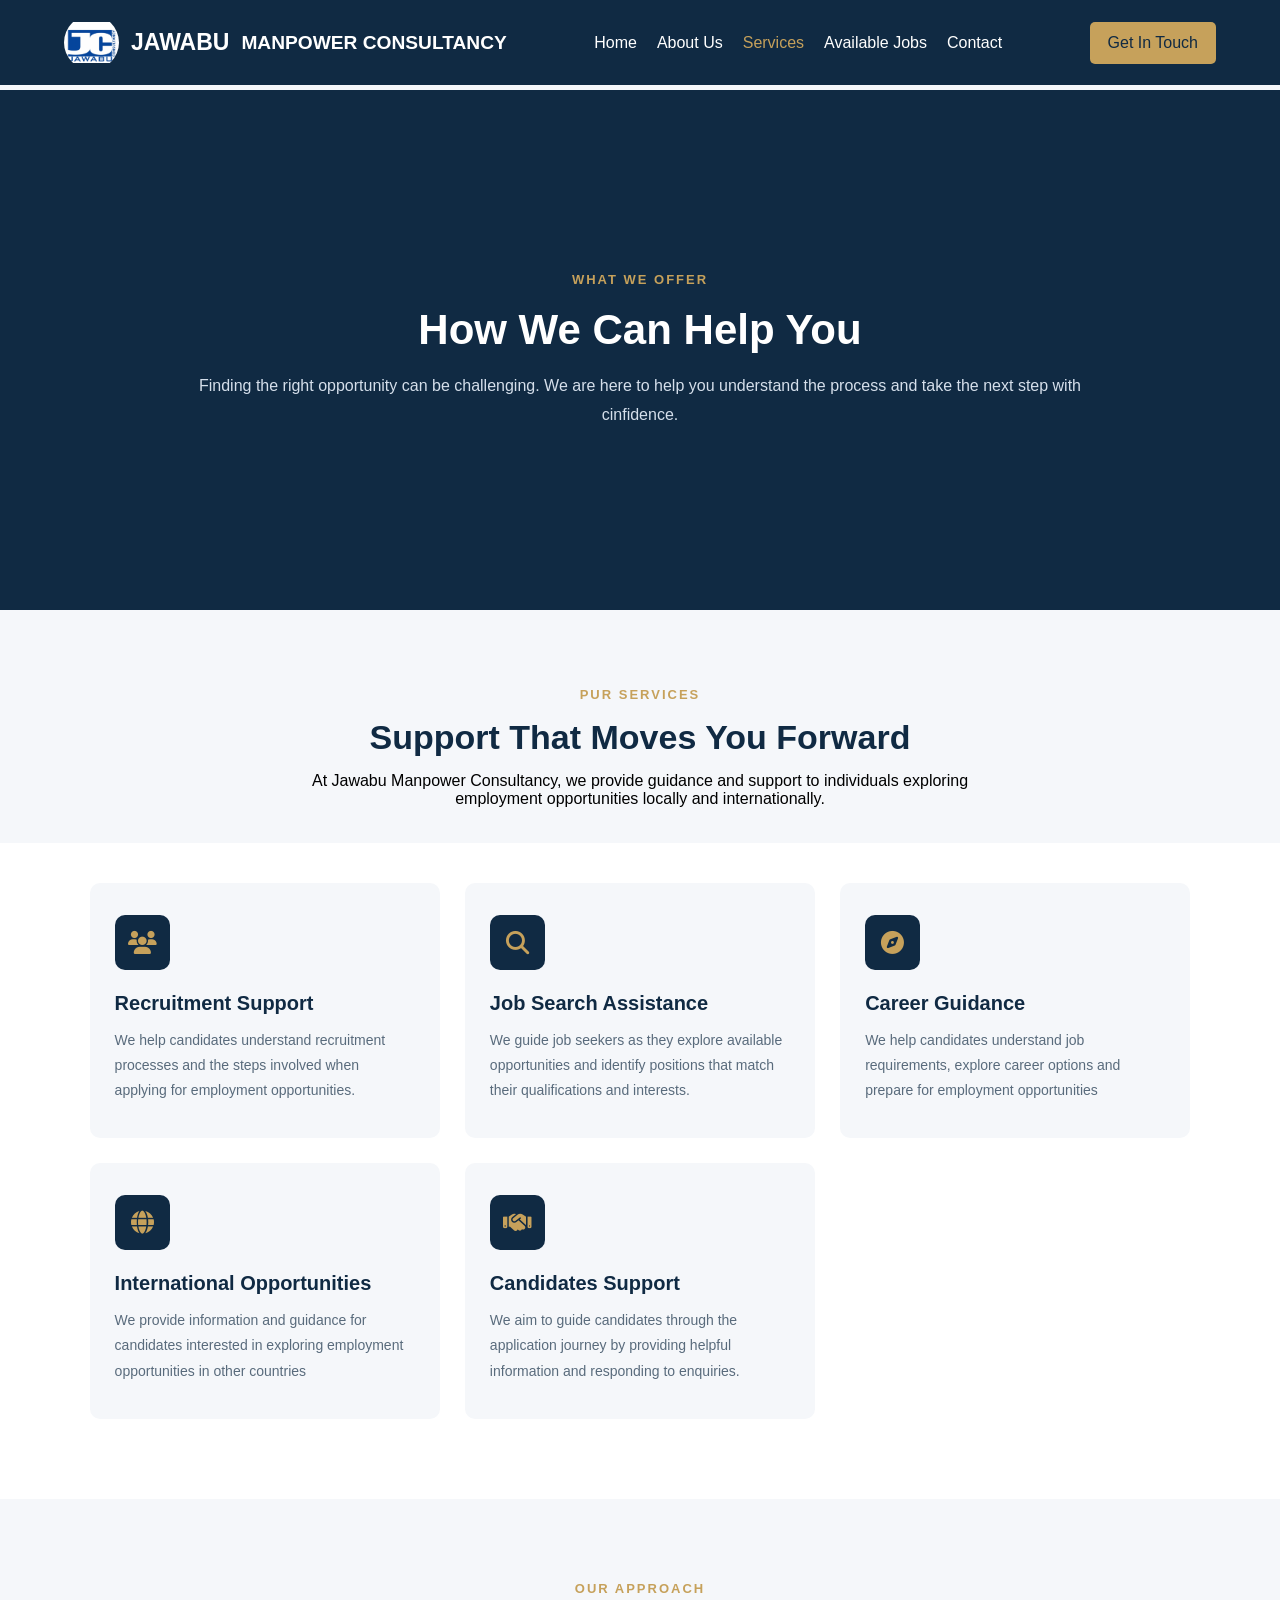
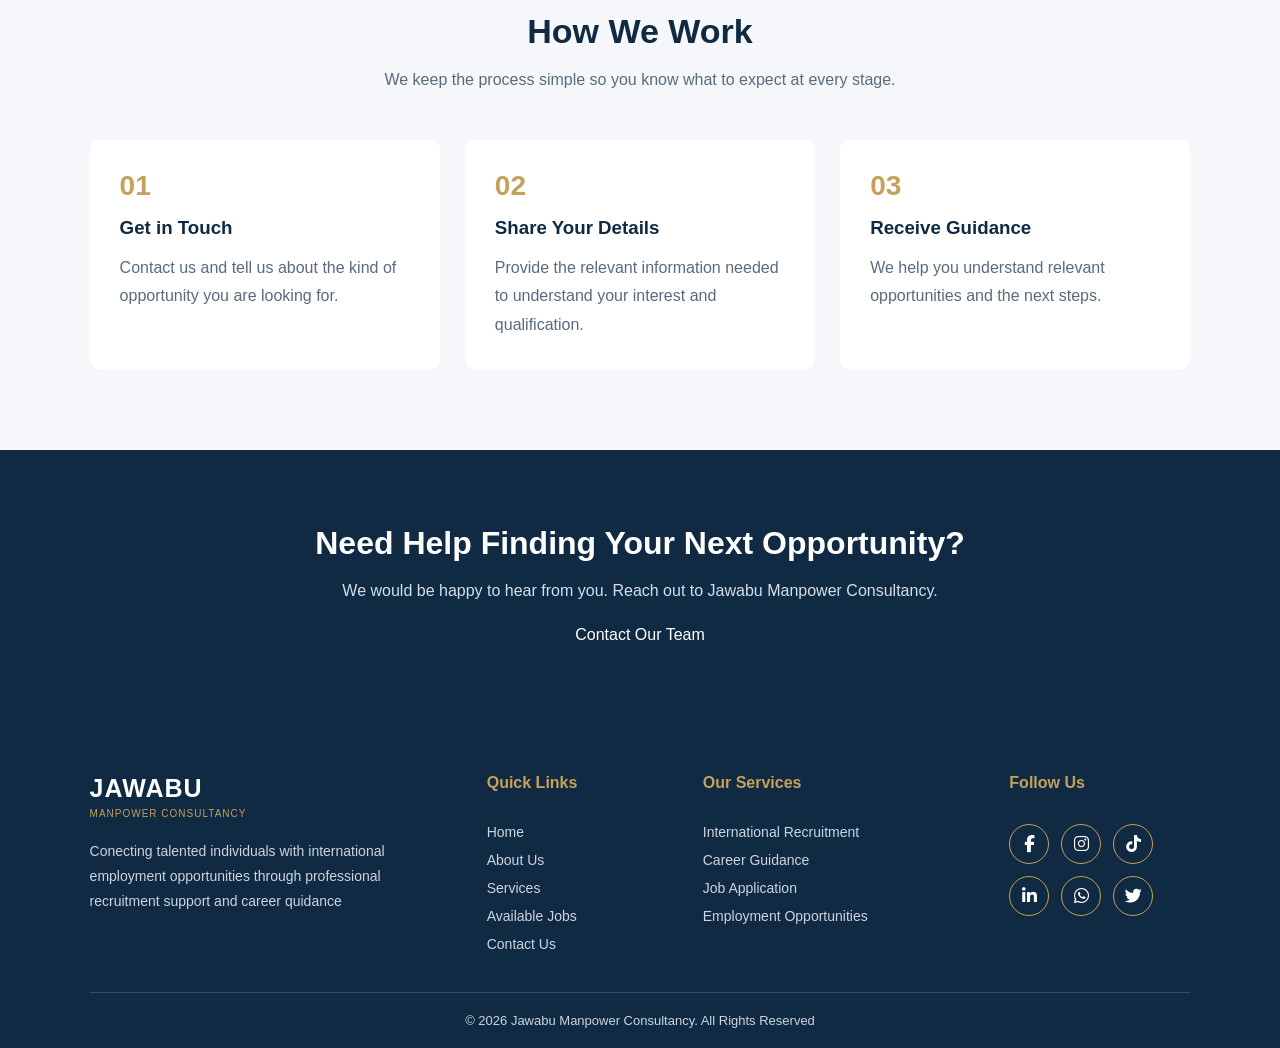
<file: Services.html>
<!DOCTYPE html>
<html lang="en">
<head>
    <meta charset="UTF-8">
    <link rel="stylesheet" href="style.css">
    <meta name="viewport" content="width=device-width, initial-scale=1.0">
    <link rel="stylesheet" href="https://cdnjs.cloudflare.com/ajax/libs/font-awesome/6.7.2/css/all.min.css">
    <title>Document</title>
</head>
<body>
    <header class="header">
        <div class="container navbar">
            <a href="#home" class="logo">
                <img src="Jawabu.jfif" alt="">
                <span>JAWABU</span>
                <small>MANPOWER CONSULTANCY</small>
            </a>
            <nav class="nav-links" id="navLinks">
                <a href="index.html">Home</a>
                <a href="About.html">About Us</a>
                <a href="#services" class="active">Services</a>
                <a href="Jobs.html">Available Jobs</a>
                <a href="Contact.html">Contact</a>
                
            </nav>
            <a href="#contact" class="nav-button">Get In Touch</a>
            <button class="menu-toggle" id="menu-toggle">☰</button>
        </div>
    </header>
    <main>
        <section class="services-banner">
            <div class="services-banner">
                <span>WHAT WE OFFER</span>
                <h1>How We Can Help You</h1>
                <p>
                    Finding the right opportunity can be challenging. We are here to help you understand the process
                    and take the next step with cinfidence.
                </p>
            </div>   
        </section>
        <section class="services-intro">
            <span class="section-label">PUR SERVICES</span>
            <h2>Support That Moves You Forward</h2>
            <p>
                At Jawabu Manpower Consultancy, we provide guidance and support to individuals exploring 
                employment opportunities locally and internationally.
            </p>
        </section>
        <section class="services-list">
            <div class="service-card">
                <div class="service-icon">
                    <i class="fa-solid fa-users"></i>
                </div>
                <h3>Recruitment Support</h3>
                <p>
                    We help candidates understand recruitment processes and the
                    steps involved when applying for employment opportunities.
                </p>
            </div>
            <div class="service-card">
                <div class="service-icon">
                    <i class="fa-solid fa-magnifying-glass"></i>
                </div>
                <h3>Job Search Assistance</h3>
                <p>
                    We guide job seekers as they explore available 
                    opportunities and identify positions that match their qualifications and interests.
                </p>
            </div>
            <div class="service-card">
                <div class="service-icon">
                    <i class="fa-solid fa-compass"></i>
                </div>
                <h3>Career Guidance</h3>
                <p>
                    We help candidates understand job requirements, 
                    explore career options and prepare for employment opportunities
                </p>
            </div>
            <div class="service-card">
                <div class="service-icon">
                    <i class="fa-solid fa-globe"></i>
                </div>
                <h3>International Opportunities</h3>
                <p>
                    We provide information and guidance for candidates interested 
                    in exploring employment opportunities in other countries
                </p>
            </div>
            <div class="service-card">
                <div class="service-icon">
                    <i class="fa-solid fa-handshake"></i>
                </div>
                <h3>Candidates Support</h3>
                <p>
                    We aim to guide candidates through the application journey by 
                    providing helpful information and responding to enquiries.
                </p>
            </div>
        </section>
        
        <section class="how-we-work">
            <div class="how-heading">
                <span class="section-label">OUR APPROACH</span>
                <h2>How We Work</h2>
                <p>
                    We keep the process simple so you know what to expect at every stage.
                </p>
            </div>
            <div class="steps-container">
                <div class="step-card">
                    <span>01</span>
                    <h3>Get in Touch</h3>
                    <p>
                        Contact us and tell us about the kind of opportunity you are looking for.
                    </p>
                </div>
                <div class="step-card">
                    <span>02</span>
                    <h3>Share Your Details</h3>
                    <p>
                        Provide the relevant information needed to understand your interest and qualification.
                    </p>
                </div>
                <div class="step-card">
                    <span>03</span>
                    <h3>Receive Guidance</h3>
                    <p>
                        We help you understand relevant opportunities and the next steps.
                    </p>
                </div>
            </div>
        </section>
        <section class="services-cta">
            <h2>Need Help Finding Your Next Opportunity?</h2>
            <p>
                We would be happy to hear from you. 
                Reach out to Jawabu Manpower Consultancy.
            </p>
            <a href="Contact.html" class="primary-btn">Contact Our Team</a>
        </section>
    </main>

    <footer class="footer">
        <div class="footer-container">
            <div class="footer-about">
                <h2>JAWABU</h2>
                <span>MANPOWER CONSULTANCY</span>
                <P>
                    Conecting talented individuals with international employment 
                    opportunities through professional recruitment support and career quidance
                </P>
            </div>
            <div class="footer-links">
                <h3>Quick Links</h3>
                <a href="index.html">Home</a>
                <a href="About.html">About Us</a>
                <a href="Services.html">Services</a>
                <a href="Jobs.html">Available Jobs</a>
                <a href="Contact.html">Contact Us</a>
            </div>
            <div class="footer-links">
                <h3>Our Services</h3>
                <a href="#services">International Recruitment</a>
                <a href="#services">Career Guidance</a>
                <a href="#services">Job Application</a>
                <a href="#services">Employment Opportunities</a>
            
            </div>
            <div class="footer-social">
                <h3>Follow Us</h3>
                <div class="social-icons">
                    <a href="#" target="_blank" aria-label="Facebook"><i class="fa-brands fa-facebook-f"></i></a>
                    <a href="#" target="_blank" aria-label="Instagram"><i class="fa-brands fa-instagram"></i></a>
                    <a href="#" target="_blank" aria-label="TikTok"><i class="fa-brands fa-tiktok"></i></a>
                    <a href="#" target="_blank" aria-label="LinkedIn"><i class="fa-brands fa-linkedin-in"></i></a>
                    <a href="#" target="_blank" aria-label="WhatsApp"><i class="fa-brands fa-whatsapp"></i></a>
                    <a href="#" target="_blank" aria-label="Twitter"><i class="fa-brands fa-twitter"></i></a>
                    
                </div>
            </div>
        </div>
        <div class="footer-bottom">
            <p>&copy; 2026 Jawabu Manpower Consultancy. All Rights Reserved</p>
        </div>
    </footer>
    <script src="script.js"></script>
</body>
</html>
</file>
<file: style.css>
*{
    margin: 0;
    padding: 0;
    box-sizing: border-box;
}
body{
    font-family: Arial, sans-serif;
    background: #f5f7fa;
    padding-top: 90px;
}
.header{
    background: #102a43;
    padding: 15px 5%;
    position: fixed;
    top: 0;
    left: 0;
    width: 100%;
    z-index: 1000;

}
html{
    scroll-behavior: smooth;
    scroll-padding-top: 90px;
}
.navbar{
    display: flex;
    align-items: center;
    justify-content: space-between;
}
.logo{
    color: white;
    text-decoration: none;
    font-size: 23px;
    font-weight: bold;
    display: flex;
    align-items: center;
    gap: 12px;
}
.logo img{
    width: 55px;
    height: 55px;
    object-fit: contain;
    border-radius: 50%;
}
.logo-text span{
    display: block;
    color: white;
    font-size: 22px;
    font-weight: bold;
    letter-spacing: 1px;
}
.logo-text small{
    display: block;
    color: #c6a15b;
    font-size: 10px;
    letter-spacing: 1,2px;
    margin-top: 3px;
}
.nav-links{
    display: flex;
    gap: 20px;
}
.nav-links a{
    color: white;
    text-decoration: none;
}
.nav-links a:hover,
.nav-links .active {
    color: #c6a15b;
}
.nav-button{
    background: #c6a15b;
    color: #102a43;
    padding: 12px 18px;
    text-decoration: none;
    border-radius: 5px;

}
.menu-toggle{
    display: none;
    background: none;
    border: none;
    color: white;
    font-size: 26px;
    cursor: pointer;
}
.hero{
    min-height: 85vh;
    display: flex;
    align-items: center;
    gap: 55px;
    padding: 70px 7%;
}
.hero-text{
    flex: 1;
}
.hero-label{
    color: #b18a45;
    font-size: 13px;
    font-weight: bold;
    letter-spacing: 2px;
}
.hero-text h1{
    color: #102a43;
    font-size: 48px;
    line-height: 1.2;
    margin: 20px 0;
}
.hero-text h1 span{
    color: #c6a15b;
}
.hero-text p{
    color: #536477;
    line-height: 1.8;
    margin-bottom: 30px;
    font-size: 16px;
    max-width: 520px;

}
.hero-buttons{
    display: flex;
    gap: 12px;
}
.primary-btn,
.secondary-btn{
    padding: 13px 18px;
    border-radius: 5px;
    text-decoration: none;
}
.primary-btn{
    background: #102a43;
    color: white;
}
.secondary-btn{
    border: 1px solid #102a43;
    color: #102a43;
}
.hero-image{
    flex: 1;
}
.hero-image img{
    width: 100%;
    height: 400px;
    object-fit: cover;
    border-radius: 12px;
}
@media(max-width: 768px) {
    .navbar{
        flex-wrap: wrap;
    }
    .menu-toggle{
        display: block;
    }
    .nav-links{
        display: none;
        flex-direction: column;
        width: 100%;
        padding: 20px 0;
        gap: 18px;
    }
    .nav-links.show{
        display: flex;
    }
    .nav-button{
        display: none;
    }
    .hero{
        flex-direction: column;
        padding: 40px 6%;
    }
    .hero-text h1{
        font-size: 34px;
    }
    .hero-image img{
        height: 280px;
    }
    .logo img{
        width: 45px;
        height: 45px;
    }
    .logo-text span{
        font-size: 18px;
    }
    .logo-text small{
        font-size: 9px;
    }
    .experience-section,
    .jobs-section{
        padding: 50px 6%;
    }
    .experience-container{
        grid-template-columns: 1fr;

    }
    .experience-image img{
        height: 280px;
    }
    .experience-text h2,
    .jobs-heading h2{
        font-size: 29px;
    }
    .jobs-container{
        grid-template-columns: 1fr;
    }
    .job-card img{
        height: 230px;
    }
    .about-banner{
        padding: 75px 6%;
    }
    .about-banner h1{
        font-size: 31px;
    }
    .about-container{
        grid-template-columns: 1fr;
        gap: 30px;
    }
    .about-image img{
        height: 300px;
    }
    .about-text h2{
        font-size: 29px;
    }
    .mission-container{
        grid-template-columns: 1fr;
    }
    .values-heading h2,
    .what-we-do h2{
        font-size: 28px;
    }
    .about-cta h2{
        font-size: 26px;
    }
    .services-banner h1{
        font-size: 31px;

    }
    .service-intro h2,
    .how-heading h2{
        font-size: 28px;
    }
    .steps-container{
        grid-template-columns: 1fr;
    }
    .services-cta h2{
        font-size: 26px;
    }
    .footer{
        padding: 40px 6% 0;
    }
    .footer-container{
        grid-template-columns: 1fr 1fr;
        gap: 30px 20px;
    }
    .footer-about{
        grid-column: 1/ -1;
    }
    .container-banner h1{
        font-size: 31px;
    }
    .contact-container{
        display: grid;
        grid-template-columns: 1fr;
        width: 100%;
        padding: 20px 15px;
        gap: 30px;
    }
    .contact-info h2,
    .contact-form-container h2{
        font-size: 28px;
        width: 100%;

    }
    .contact-info p{
        font-size: 15px;
    }
    .contact-form-container,
    .contact-info{
        width: 100%;
        max-width: 100%;
        min-width: 0;
        box-sizing: border-box;
    }
    .contact-form{
        width: 100%;
    }
    .whatsapp-section{
        flex-direction: column;
        align-items: flex-start;
    }
    .contact-form input,
    .contact-form textarea,
    .contact-form select {
        width: 100%;
        box-sizing: border-box;
    }

}
@media(max-width: 450px) {
    .footer-container{
        grid-template-columns: 1fr;
    }
    .footer-about{
        grid-column: auto;
    }
}
.experience-section{
    padding: 75px 7%;
    background: white;
}
.experience-container{
    display: grid;
    grid-template-columns: 1fr 1fr;
    align-items: center;
    gap: 50px;
}
.experience-image img{
    width: 100%;
    height: 390px;
    object-fit: cover;
    border-radius: 10px;
}
.experience-text h2{
    color: #102a43;
    font-size: 36px;
    line-height: 1.3;
    margin: 18px 0;
}
.experience-text h2 span{
    color: #c6a15b;
}
.experience-text p{
    color: #536477;
    line-height: 1.8;
    margin-bottom: 18px;
}

.jobs-section{
    padding: 75px 7%;
    background: #f5f7fa;
}
.jobs-heading{
    text-align: center;
    max-width: 100%;
    margin: 0 auto 40px;
    width: 100%;
    box-sizing: border-box;
    height: 100%;

}
.jobs-heading h2{
    color: #102a43;
    font-size: 36px;
    margin: 15px 0;
}
.jobs-heading h2 span{
    color: #c6a15b;
}
.jobs-heading p{
    color: #536477;
    line-height: 1.7;
}
.jobs-container{
    display: grid;
    grid-template-columns: repeat(2, minmax(0, 1fr));
    gap: 30px;
    max-width: none;
    width: 100%;
    align-items: stretch;
}
.job-card{
    background: white;
    border-radius: 10px;
    overflow: hidden;
    box-shadow: 0 5px 20px rgba(0,0,0,0.06);
    width: 100%;
    box-sizing: border-box;
    transition: transform 0.3s ease;
    min-width: 0;
    height: 100%;
    
}
.job-card:hover{
    transform: translate(-5px);
}
.job-card img{
    width: 100%;
    height: 500px;
    object-fit: cover;
    display: block;
}
.job-country{
    color: #989898;
    background: #f5ead2;
    padding: 6px 10px;
    font-size: 12px;
    border-radius: 4px;
}
.job-content h3{
    color: #102a43;
    margin: 15px 0 10px;
    font-size: 20px;
}
.job-content p{
    color: #536477;
    font-size: 14px;
    line-height: 1.7;
    margin-bottom: 20px;
}
.job-btn{
    display: inline-block;
    background: #102a43;
    color: white;
    padding: 11px 17px;
    border-radius: 5px;
    text-decoration: none;
    font-size: 13px;
}
.job-btn:hover{
    background: #c6a15b;
    color: #102a43;
}
.jobs-more{
    text-align: center;
    margin-top: 40px;
}
.footer{
    background: #102a43;
    color: white;
    padding: 55px 7% 0;
}
.footer-container{
    display: grid;
    grid-template-columns: 2fr 1fr 1.5fr 1fr;
    gap: 35px;
    padding-bottom: 40px;
}
.footer-about h2{
    font-size: 25px;
    letter-spacing: 1px;
}
.footer-about span{
    color: #c6a15b;
    font-size: 10px;
    letter-spacing: 1px;
}
.footer-about p{
    color: #cbd5e1;
    font-size: 14px;
    line-height: 1.8;
    margin-top: 18px;
    max-width: 300px;
}
.footer h3{
    color: #c6a15b;
    font-size: 16px;
    margin-bottom: 20px;
}
.footer-links,
.footer-social{
    display: flex;
    flex-direction: column;
    gap: 12px;
}
.footer-links a,
.footer-social a{
    color: #cbd5e1;
    text-decoration: none;
    font-size: 14px;
    transition: 0.3s;
}
.footer-links a:hover,
.footer-social a:hover{
    color: #c6a15b;
    padding-left: 5px;
}
.footer-bottom{
    border-top: 1px solid #344b60;
    padding: 20px 0;
    text-align: center;
}
.footer-bottom p{
    color: #cbd5e1;
    font-size: 13px;
}
.social-icons{
    display: flex;
    gap: 12px;
    flex-wrap: wrap;
}
.social-icons a{
    width: 40px;
    height: 40px;
    display: flex;
    align-items: center;
    justify-content: center;
    border-radius: 50%;
    border: 1px solid #c6a15b;
    color: white;
    font-size: 17px;
    text-decoration: none;
    transition: 0.3s;
}
.social-icons a:hover{
    background-color: #c6a15b;
    color: #102a43;
    transform: translate(-4px);
}
.about-banner{
    background: #102a43;
    padding: 90px;
    text-align: center;
    color: white;
}
.about-banner-content{
    max-width: 800px;
    margin: auto;
}
.about-banner span{
    color: #c6a15b;
    font-weight: bold;
    letter-spacing: 2px;
}
.about-banner h1{
    font-size: 42px;
    margin: 18px 0;
}
.about-banner p{
    color: #d5dfeb;
    line-height: 1.7;
}
.about-intro{
    padding: 80px 7%;
    background: white;
}
.about-container{
    display: grid;
    grid-template-columns: 1fr 1fr;
    align-items: center;
    gap: 50px;
}
.about-image img{
    width: 100%;
    height: 400px;
    object-fit: cover;
    border-radius: 12px;
}
.about-text h2{
    color: #102a43;
    font-size: 36px;
    line-height: 1.3;
    margin: 18px 0;
}
.about-text h2 span{
    color: #c6a15b;
}
.about-text p{
    color: #536477;
    line-height: 1.8;
    margin-bottom: 18px;
}
.mission-section{
    padding: 70px 7%;
    background: #f5f7fa;
}
.mission-container{
    display: grid;
    grid-template-columns: 1fr 1fr;
    gap: 30px;
}
.mission-card{
    background: white;
    padding: 35px;
    border-radius: 10px;
    border-left: 4px solid #c6a15b;
}
.mission-card h3{
    color: #102a43;
    font-size: 25px;
    margin-bottom: 15px;
}
.mission-card p{
    color: #536477;
    line-height: 1.8;
}
.values-section{
    padding: 85px 7%;
    background: white;
}
.values-heading{
    text-align: center;
    max-width: 650px;
    margin: 0 auto 45px;
}
.values-heading h2{
    color: #102a43;
    font-size: 34px;
    margin: 15px 0;
}
.values-heading p{
    color: #596b7c;
    line-height: 1.8;
}
.values-container{
    display: grid;
    grid-template-columns: repeat(4, 1fr);
    gap: 20px;
}
.value-card{
    background: #f5f7fa;
    padding: 30px 22px;
    border-radius: 10px;
    transition: 0.3s ease;
}
.value-card:hover{
    transform: translate(-5px);
    box-shadow: 0 8px 20px rgb(16, 42, 67, 0.08);
}
.value-icon{
    width: 42px;
    height: 42px;
    background: #102a43;
    color: #c6a15b;
    display: flex;
    justify-content: center;
    align-items: center;
    border-radius: 50%;
    font-weight: bold;
    margin-bottom: 20px;
}
.value-card p{
    color: #102a43;
    margin-bottom: 12px;
    font-size: 19px;
}
.value-card p{
    color: #596b7c;
    font-size: 14px;
    line-height: 1.8;
}

.what-we-do{
    padding: 80px 7%;
    background: #f5f7fa;
}
.what-we-do-content{
    max-width: 750px;
    margin: auto;
}
.what-we-do h2{
    color: #102a43;
    font-size: 34px;
    margin: 18px 0;
}
.what-we-do p{
    color: #596b7c;
    line-height: 1.8;
}
.what-we-do ul{
    padding-left: 22px;
    margin-top: 20px;
}
.what-we-do li{
    color: #536477;
    line-height: 2;
    padding-left: 5px;
}
.about-cta{
    background: #102a43;
    color: white;
    text-align: center;
    padding: 75px 7%;
}
.about-cta h2{
    font-size: 32px;
    margin-bottom: 15px;
}
.about-cta p{
    color: #d5dfeb;
    line-height: 1,8;
    margin-bottom: 20px;
}
.about-cta a:hover{
    background: #c6a15b;
    color: #102a43;
}

.services-banner{
    background: #102a43;
    padding: 90px 7%;
    text-align: center;
    color: white;
}
.services-banner-content{
    max-width: 750px;
    margin: auto;
}
.services-banner span,
.section-label{
    color: #c6a15b;
    font-size: 13px;
    font-weight: bold;
    letter-spacing: 2px;
}
.services-banner h1{
    font-size: 42px;
    margin: 18px 0;
}
.services-banner p{
    color: #d5dfeb;
    line-height: 1.8;
}
.services-intro{
    text-align: center;
    padding: 75px 7% 35px;
    max-width: 850px;
    margin: auto;
}
.services-intro h2{
    color: #102a43;
    font-size: 34px;
    margin: 15px 0;
}
.service-intro p{
    color: #596b7c;
    line-height: 1.8;
}
.services-list{
    padding: 40px 7% 80px;
    background: white;
    display: grid;
    grid-template-columns: repeat(3, 1fr);
    gap: 25px;

}
.service-card{
    padding: 32px 25px;
    background: #f5f7fa;
    border-radius: 10px;
    border-bottom: 3px solid transparent;
    transition: 0.3s ease;
}
.service-card:hover{
    transform: translate(-6px);
    border-bottom-color: #c6a15b;
    box-shadow: 0 10px 25px rgb(16, 42, 67, 0.08);
}
.service-icon{
    width: 55px;
    height: 55px;
    background: #102a43;
    color: #c6a15b;
    display: flex;
    align-items: center;
    justify-content: center;
    border-radius: 10px;
    font-size: 23px;
    margin-bottom: 22px;
}
.service-card h3{
    color: #102a43;
    font-size: 20px;
    margin-bottom: 13px;
}
.service-card p{
    color: #596b7c;
    font-size: 14px;
    line-height: 1.8;
}
.how-we-work{
    padding: 80px 7%;
    background: #f5f7fa;
}
.how-heading{
    text-align: center;
    max-width: 650px;
    margin: 0 auto 45px;
}
.how-heading h2{
    color: #102a43;
    font-size: 34px;
    margin: 15px 0;
}
.how-heading p{
    color: #596b7c;
    line-height: 1.8;
}
.steps-container{
    display: grid;
    grid-template-columns: repeat(3, 1fr);
    gap: 25px;
}
.step-card{
    background: white;
    padding: 30px;
    border-radius: 10px;
}
.step-card span{
    color: #c6a15b;
    font-size: 28px;
    font-weight: bold;
}
.step-card h3{
    color: #102a43;
    margin: 15px 0;
}
.step-card p{
    color: #596b7c;
    line-height: 1.8;
}
.services-cta{
    background: #102a43;
    padding: 75px 7%;
    text-align: center;
    color: white;
}
.services-cta h2{
    font-size: 32px;
    margin-bottom: 15px;
}
.services-cta p{
    color: #d5dfeb;
    line-height: 1.8;
    margin-bottom: 20px;
}
.contact-banner{
    background: #102a43;
    padding: 90px 7%;
    text-align: center;
    color: white;
}
.contact-banner-content{
    max-width: 750px;
    margin: auto;
}
.contact-banner span,
.section-label {
    color: #c6a15b;
    font-size: 13px;
    font-weight: bold;
    letter-spacing: 2px;
}
.contact-banner h1{
    font-size: 42px;
    margin: 18px 0;
}
.contact-banner p{
    color: #d5dfeb;
    line-height: 1.8;
}
.contact-section{
    padding: 85px 7%;
    background: #f5f7fa;
}
.contact-container{
    display: grid;
    grid-template-columns: 0.9fr 1.1fr;
    gap: 50px;
    max-width: 1200px;
    margin: auto;
}
.contact-info h2{
    color: #102a43;
    font-size: 32px;
    margin: 18px 0;
}
.contact-info >p{
    color: #596b7c;
    line-height: 1.8;
    margin-bottom: 30px;
}
.contact-detail{
    display: flex;
    align-items: center;
    gap: 17px;
    margin-bottom: 25px;
}
.contact-icon{
    min-width: 48px;
    height: 48px;
    background: #102a43;
    color: #c6a15b;
    display: flex;
    align-items: center;
    justify-content: center;
    border-radius: 8px;
    font-size: 19px;
}
.contact-detail h3{
    color: #102a43;
    font-size: 16px;
    margin-bottom: 5px;
}
.contact-detail p{
    color: #596b7c;
    font-size: 14px;
}
.contact-social{
    margin-top: 35px;
}
.contact-social h3{
    color: #102a43;
    margin-bottom: 15px;
}
.contact-social a{
    display: inline-flex;
    align-items: center;
    justify-content: center;
    width: 40px;
    height: 40px;
    margin-right: 8px;
    background: #102a43;
    color: #c6a15b;
    border-radius: 50%;
    text-decoration: none;
    transition: 0.3s ease;
}
.contact-social a:hover{
    background: #c6a15b;
    color: #102a43;
}
.contact-form-container{
    background: white;
    padding: 35px;
    border-radius: 12px;
    box-shadow: 0 5px 20px rgb(16, 42, 67, 0.06);
}
.contact-form-container h2{
    color: #102a43;
    font-size: 27px;
    margin-bottom: 10px;
}
.contact-form-container >p{
    color: #596b7c;
    line-height: 1.7;
    margin-bottom: 25px;
}
.form-group{
    margin-bottom: 20px;
}
.form-group label{
    display: block;
    color: #102a43;
    font-weight: 600;
    margin-bottom: 8px;
    font-size: 14px;
}
.form-group input,
.form-group select,
.form-group textarea{
    width: 100%;
    padding: 13px 15px;
    border: 1px solid #d8e0e8;
    border-radius: 6px;
    outline: none;
    font-family: inherit;
    font-size: 14px;
    background: white;
    color: #102a43;
}
.form-group input:focus,
.form-group select:focus,
.form-group textarea:focus{
    border-color: #c6a15b;
    box-shadow: 0 0 0 3px rgb(198, 161, 91, 0.12);
}
.form-group textarea{
    resize: vertical;
}
.submit-btn{
    width: 100%;
    padding: 14px;
    background: #102a43;
    color: white;
    border: none;
    border-radius: 6px;
    font-size: 15px;
    font-weight: 600;
    cursor: pointer;
    transition: 0.3s ease;
}
.submit-btn:hover{
    background: #c6a15b;
    color: #102a43;
}
.form-note{
    margin-top: 15px;
    font-size: 14px;
    color: #536477;
}
.whatsapp-section{
    background: #fff;
    padding: 55px 7%;
    display: flex;
    align-items: center;
    justify-content: space-between;
    gap: 25px;
}
.whatsapp-section h2{
    color: #102a43;
    margin-bottom: 10px;
}
.whatsapp-section p{
    color: #596b7c;
    line-height: 1.7;
}
.whatsapp-section a{
    display: inline-flex;
    align-items: center;
    gap: 10px;
    padding: 14px 24px;
    background: #c6a15b;
    color: #102a43;
    border-radius: 6px;
    text-decoration: none;
    font-weight: 600;
    white-space: nowrap;
}
.location-section{
    padding: 75px 7%;
    background: #f5f7fa;
}
.location-heading{
    text-align: center;
    max-width: 650px;
    margin: 0 auto 35px;
}
.location-heading h2{
    color: #102a43;
    font-size: 32px;
    margin: 15px 0;
}
.location-heading p{
    color: #596b7c;
    line-height: 1.8;
}
.map-container{
    max-width: 1200px;
    height: 400px;
    margin: auto;
    width: 100%;
    overflow: hidden;
    border-radius: 12px;
    box-shadow: 0 5px 20px rgb(16, 42, 67, 0.1);
}
.map-container iframe{
    display: block;
    width: 100%;
    height: 400px;
    border: none;
}

@media only screen and (max-width: 768px) {

    .contact-section {
        padding: 40px 15px;
    }

    .contact-container {
        display: grid;
        grid-template-columns: minmax(0, 1fr);
        gap: 30px;
        width: 100%;
        max-width: 100%;
        margin: 0 auto;
        box-sizing: border-box;
    }

    .contact-info,
    .contact-form-container {
        width: 100%;
        min-width: 0;
        max-width: 100%;
        box-sizing: border-box;
    }

    .contact-form-container {
        padding: 25px 20px;
    }

    .contact-form input,
    .contact-form select,
    .contact-form textarea {
        width: 100%;
        max-width: 100%;
        box-sizing: border-box;
    }

    .contact-detail {
        gap: 12px;
    }

    .whatsapp-section {
        flex-direction: column;
        align-items: flex-start;
        padding: 35px 20px;
    }

    .map-container {
        height: 300px;
    }

    .map-container iframe {
        height: 300px;
    }
}
</file>
